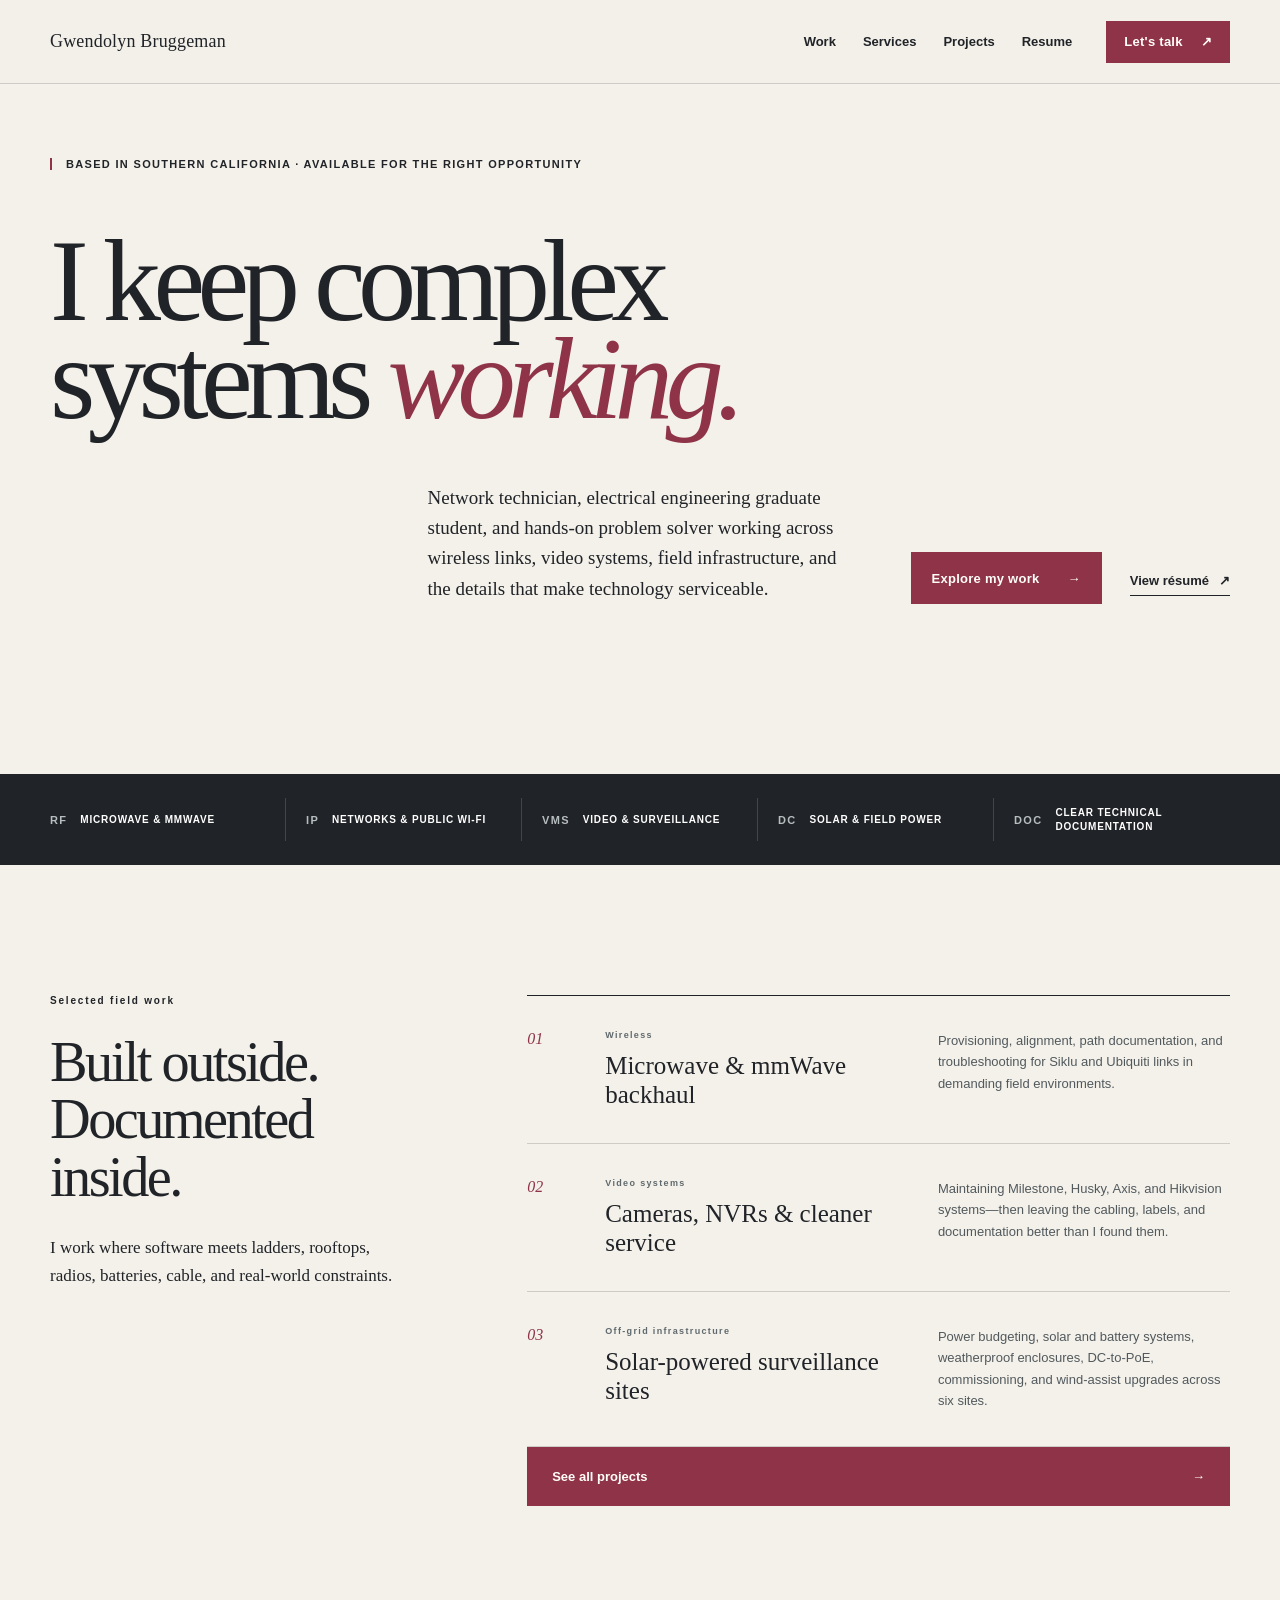
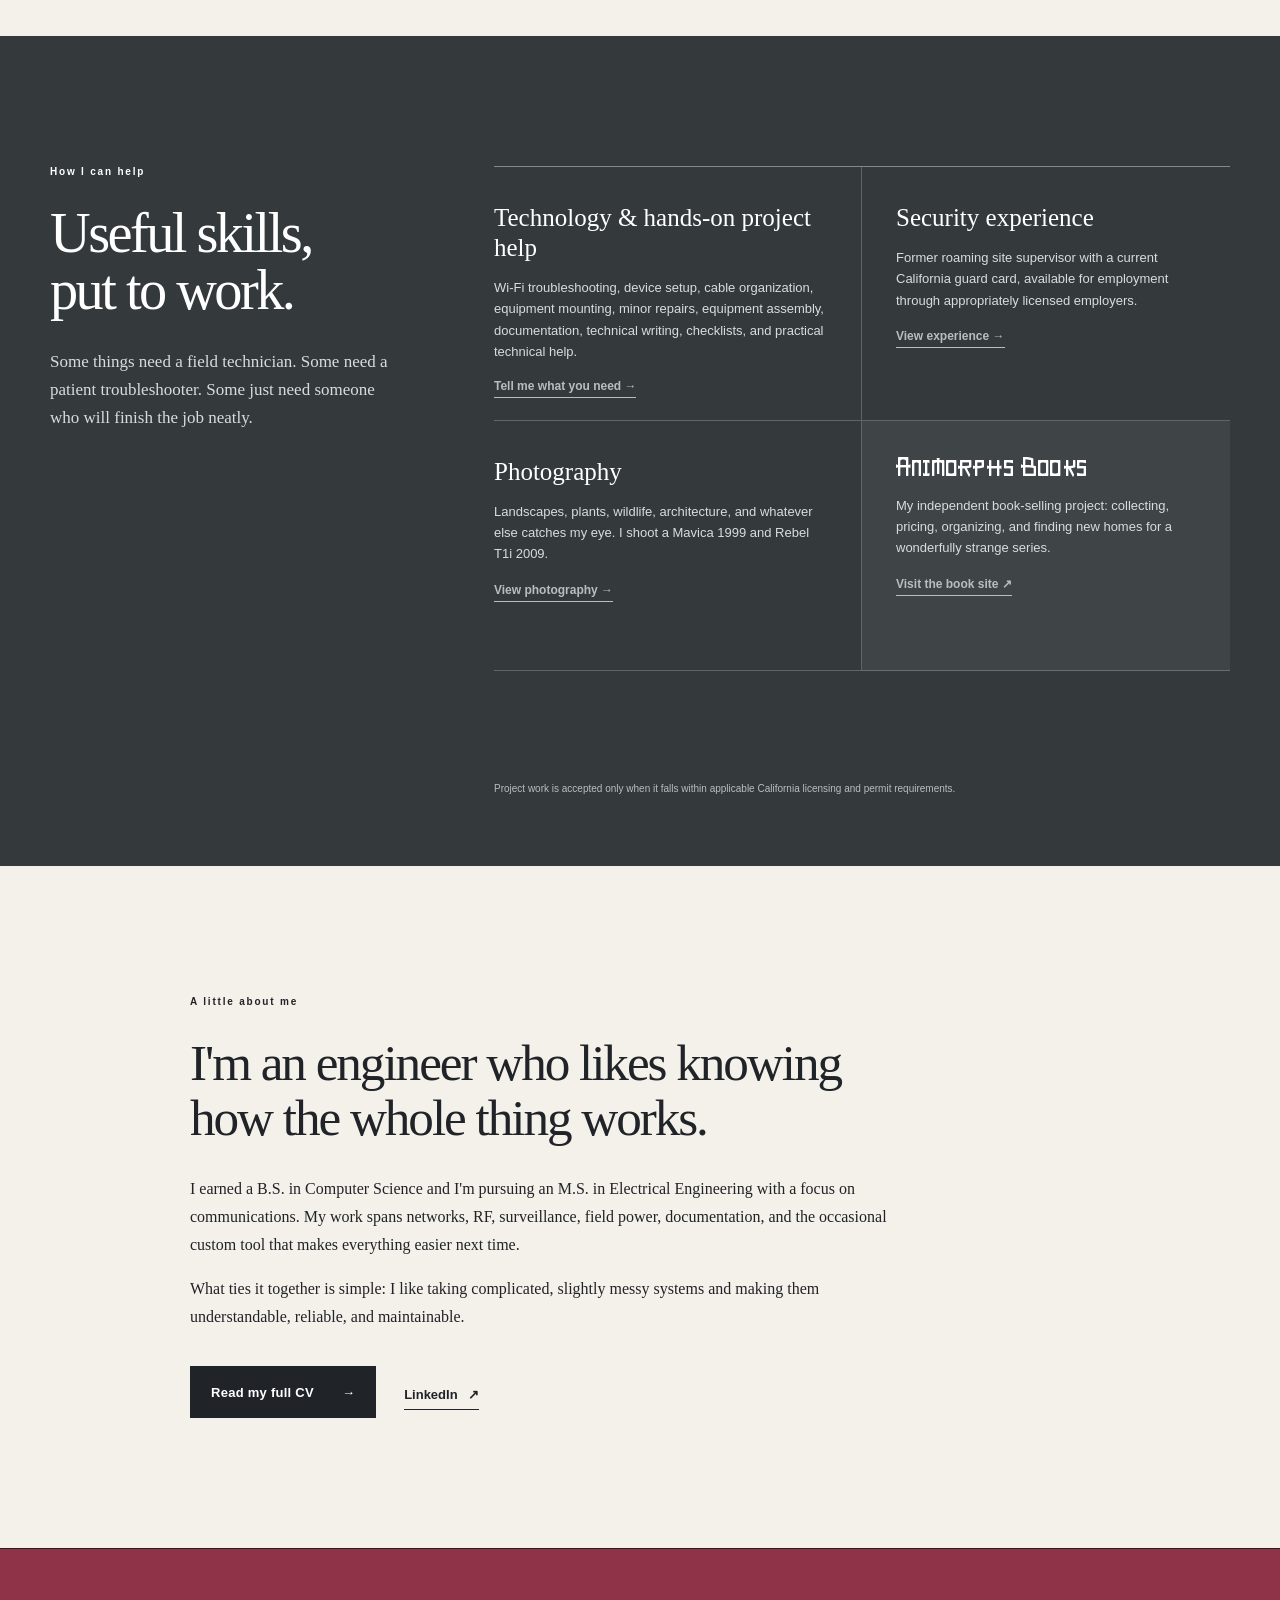
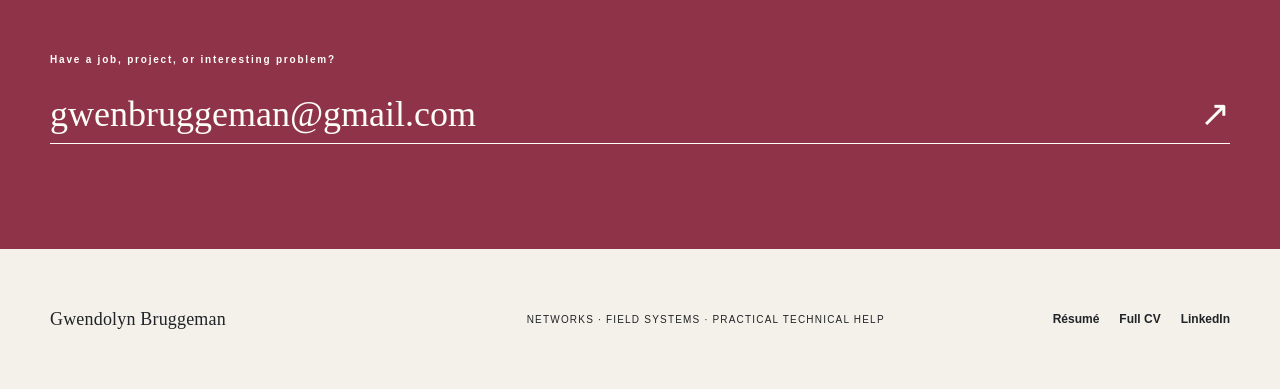
<file: index.html>
<!doctype html>
<html lang="en">
  <head>
    <meta charset="utf-8">
    <meta name="viewport" content="width=device-width, initial-scale=1">

    <title>Gwendolyn Bruggeman | Networks &amp; Field Systems</title>
    <meta
      name="description"
      content="Network technician and electrical engineering graduate student working across wireless links, video systems, field infrastructure, and practical technical projects."
    >

    <link rel="canonical" href="https://gwenbruggeman.com/">
    <link rel="icon" href="assets/favicon.svg">
    <link rel="stylesheet" href="assets/style.css">

    <!-- Social sharing metadata -->
    <meta property="og:type" content="website">
    <meta property="og:title" content="Gwendolyn Bruggeman">
    <meta
      property="og:description"
      content="Networks · Field Systems · Practical Technical Help"
    >
    <meta property="og:url" content="https://gwenbruggeman.com/">
    <meta
      property="og:image"
      content="https://gwenbruggeman.com/assets/og.png"
    >

    <meta name="twitter:card" content="summary_large_image">
    <meta name="twitter:title" content="Gwendolyn Bruggeman">
    <meta
      name="twitter:description"
      content="Networks · Field Systems · Practical Technical Help"
    >
    <meta
      name="twitter:image"
      content="https://gwenbruggeman.com/assets/og.png"
    >

    <!-- Structured information for search engines -->
    <script type="application/ld+json">
      {
        "@context": "https://schema.org",
        "@type": "Person",
        "name": "Gwendolyn Bruggeman",
        "url": "https://gwenbruggeman.com",
        "jobTitle": "Network Technician",
        "sameAs": [
          "https://www.linkedin.com/in/gwenbruggeman/"
        ],
        "alumniOf": [
          {
            "@type": "CollegeOrUniversity",
            "name": "Whitworth University"
          }
        ]
      }
    </script>
  </head>

  <body>
    <header class="site-header">
      <a
        class="wordmark"
        href="./"
        aria-label="Gwendolyn Bruggeman home"
      >
        <strong>Gwendolyn Bruggeman</strong>
      </a>

      <nav aria-label="Main navigation">
        <a href="#work">Work</a>
        <a href="#services">Services</a>
        <a href="portfolio/">Projects</a>
        <a href="resume/">Resume</a>
      </nav>

      <a
        class="button button-small"
        href="mailto:gwenbruggeman@gmail.com"
      >
        Let&apos;s talk <span>↗</span>
      </a>
    </header>

    <main>
      <!-- Introduction -->
      <section class="hero shell">
        <div class="hero-kicker">
          Based in Southern California · Available for the right opportunity
        </div>

        <h1>
          I keep complex<br>
          systems <em>working.</em>
        </h1>

        <div class="hero-bottom">
          <p>
            Network technician, electrical engineering graduate student, and
            hands-on problem solver working across wireless links, video
            systems, field infrastructure, and the details that make technology
            serviceable.
          </p>

          <div class="hero-actions">
            <a class="button" href="portfolio/">
              Explore my work <span>→</span>
            </a>

            <a class="text-link" href="resume/">
              View résumé <span>↗</span>
            </a>
          </div>
        </div>
      </section>

      <!-- Areas of expertise -->
      <section class="proof-strip" aria-label="Areas of expertise">
        <div><b>RF</b><span>Microwave &amp; mmWave</span></div>
        <div><b>IP</b><span>Networks &amp; public Wi-Fi</span></div>
        <div><b>VMS</b><span>Video &amp; surveillance</span></div>
        <div><b>DC</b><span>Solar &amp; field power</span></div>
        <div><b>DOC</b><span>Clear technical documentation</span></div>
      </section>

      <!-- Selected work -->
      <section class="section shell" id="work">
        <div class="section-intro">
          <p class="eyebrow">Selected field work</p>
          <h2>Built outside.<br>Documented inside.</h2>
          <p class="lede">
            I work where software meets ladders, rooftops, radios, batteries,
            cable, and real-world constraints.
          </p>
        </div>

        <div class="project-list">
          <article class="project-row">
            <div class="project-number">01</div>
            <div>
              <p class="project-tag">Wireless</p>
              <h3>Microwave &amp; mmWave backhaul</h3>
            </div>
            <p>
              Provisioning, alignment, path documentation, and troubleshooting
              for Siklu and Ubiquiti links in demanding field environments.
            </p>
          </article>

          <article class="project-row">
            <div class="project-number">02</div>
            <div>
              <p class="project-tag">Video systems</p>
              <h3>Cameras, NVRs &amp; cleaner service</h3>
            </div>
            <p>
              Maintaining Milestone, Husky, Axis, and Hikvision systems—then
              leaving the cabling, labels, and documentation better than I
              found them.
            </p>
          </article>

          <article class="project-row">
            <div class="project-number">03</div>
            <div>
              <p class="project-tag">Off-grid infrastructure</p>
              <h3>Solar-powered surveillance sites</h3>
            </div>
            <p>
              Power budgeting, solar and battery systems, weatherproof
              enclosures, DC-to-PoE, commissioning, and wind-assist upgrades
              across six sites.
            </p>
          </article>

          <a class="all-projects" href="portfolio/">
            See all projects <span>→</span>
          </a>
        </div>
      </section>

      <!-- Services -->
      <section class="services-section" id="services">
        <div class="shell">
          <div class="section-intro light">
            <p class="eyebrow">How I can help</p>
            <h2>Useful skills,<br>put to work.</h2>
            <p class="lede">
              Some things need a field technician. Some need a patient
              troubleshooter. Some just need someone who will finish the job
              neatly.
            </p>
          </div>

          <div class="service-grid">
            <article>
              <h3>Technology &amp; hands-on project help</h3>
              <p>
                Wi-Fi troubleshooting, device setup, cable organization, equipment
                mounting, minor repairs, equipment assembly, documentation, technical
                writing, checklists, and practical technical help.
              </p>
              <a href="mailto:gwenbruggeman@gmail.com?subject=Project%20inquiry">
                Tell me what you need →
              </a>
            </article>

            <article>
              <h3>Security experience</h3>
              <p>
                Former roaming site supervisor with a current California guard
                card, available for employment through appropriately licensed
                employers.
              </p>
              <a href="cv/">View experience →</a>
            </article>

            <article class="photography-card">
              <h3>Photography</h3>
              <p>
                Landscapes, plants, wildlife, architecture, and whatever else catches
                my eye. I shoot a Mavica 1999 and Rebel T1i 2009.
              </p>
              <a href="photography/">View photography →</a>
            </article>

            <article class="books-card">
              <h3>Animorphs Books</h3>
              <p>
                My independent book-selling project: collecting, pricing,
                organizing, and finding new homes for a wonderfully strange
                series.
              </p>
              <a href="https://animorphsbooks.com">Visit the book site ↗</a>
            </article>
          </div>

          <p class="scope-note">
            Project work is accepted only when it falls within applicable
            California licensing and permit requirements.
          </p>
        </div>
      </section>

      <!-- About -->
      <section class="about-section shell">
        <div class="about-copy">
          <p class="eyebrow">A little about me</p>
          <h2>
            I&apos;m an engineer who likes knowing how the whole thing works.
          </h2>
          <p>
            I earned a B.S. in Computer Science and I&apos;m pursuing an M.S. in
            Electrical Engineering with a focus on communications. My work
            spans networks, RF, surveillance, field power, documentation, and
            the occasional custom tool that makes everything easier next time.
          </p>
          <p>
            What ties it together is simple: I like taking complicated,
            slightly messy systems and making them understandable, reliable,
            and maintainable.
          </p>

          <div class="about-links">
            <a class="button dark" href="cv/">
              Read my full CV <span>→</span>
            </a>
            <a
              class="text-link"
              href="https://www.linkedin.com/in/gwenbruggeman/"
            >
              LinkedIn <span>↗</span>
            </a>
          </div>
        </div>
      </section>

      <!-- Contact -->
      <section class="contact-section">
        <div class="shell contact-inner">
          <p class="eyebrow">Have a job, project, or interesting problem?</p>
          <a
            class="contact-email"
            href="mailto:gwenbruggeman@gmail.com"
          >
            gwenbruggeman@gmail.com <span>↗</span>
          </a>
        </div>
      </section>
    </main>

    <footer class="site-footer shell">
      <div class="wordmark">
        <strong>Gwendolyn Bruggeman</strong>
      </div>

      <p>Networks · Field Systems · Practical Technical Help</p>

      <div>
        <a href="resume/">Résumé</a>
        <a href="cv/">Full CV</a>
        <a href="https://www.linkedin.com/in/gwenbruggeman/">LinkedIn</a>
      </div>
    </footer>
  </body>
</html>
</file>
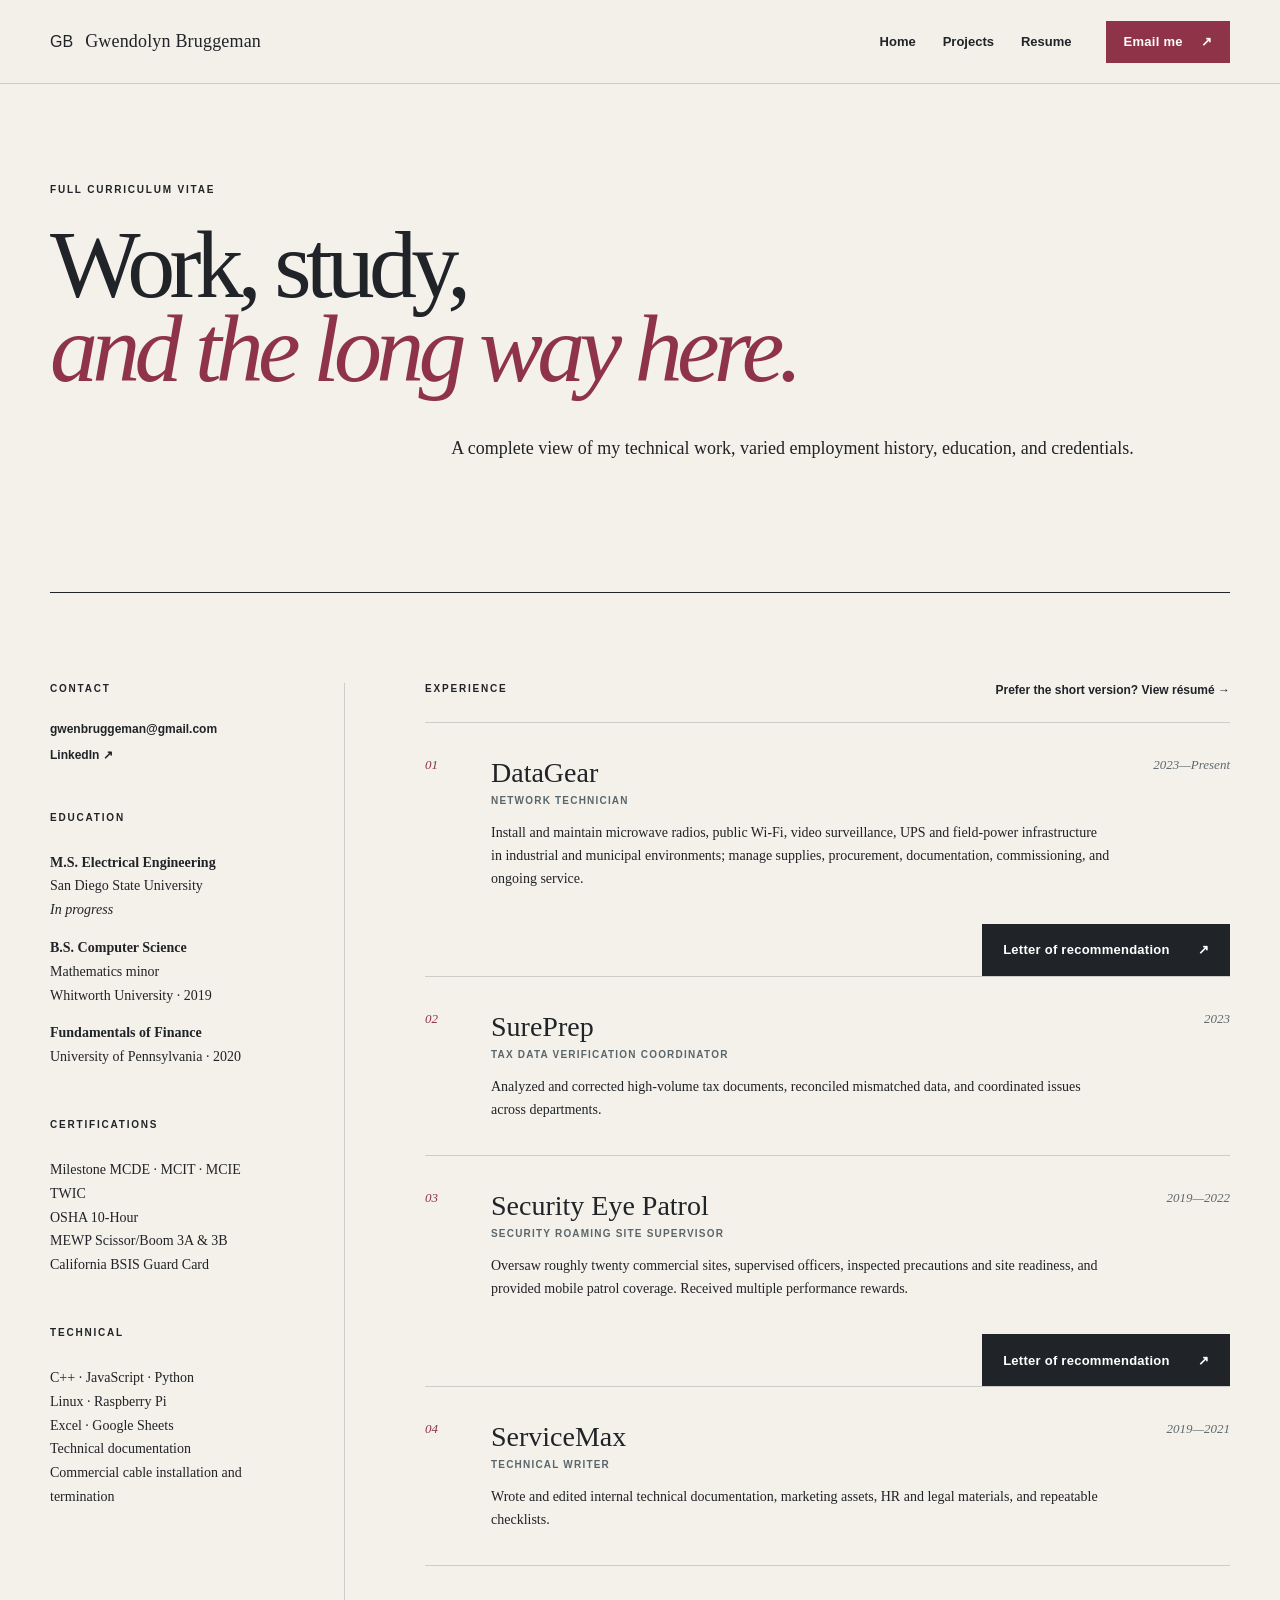
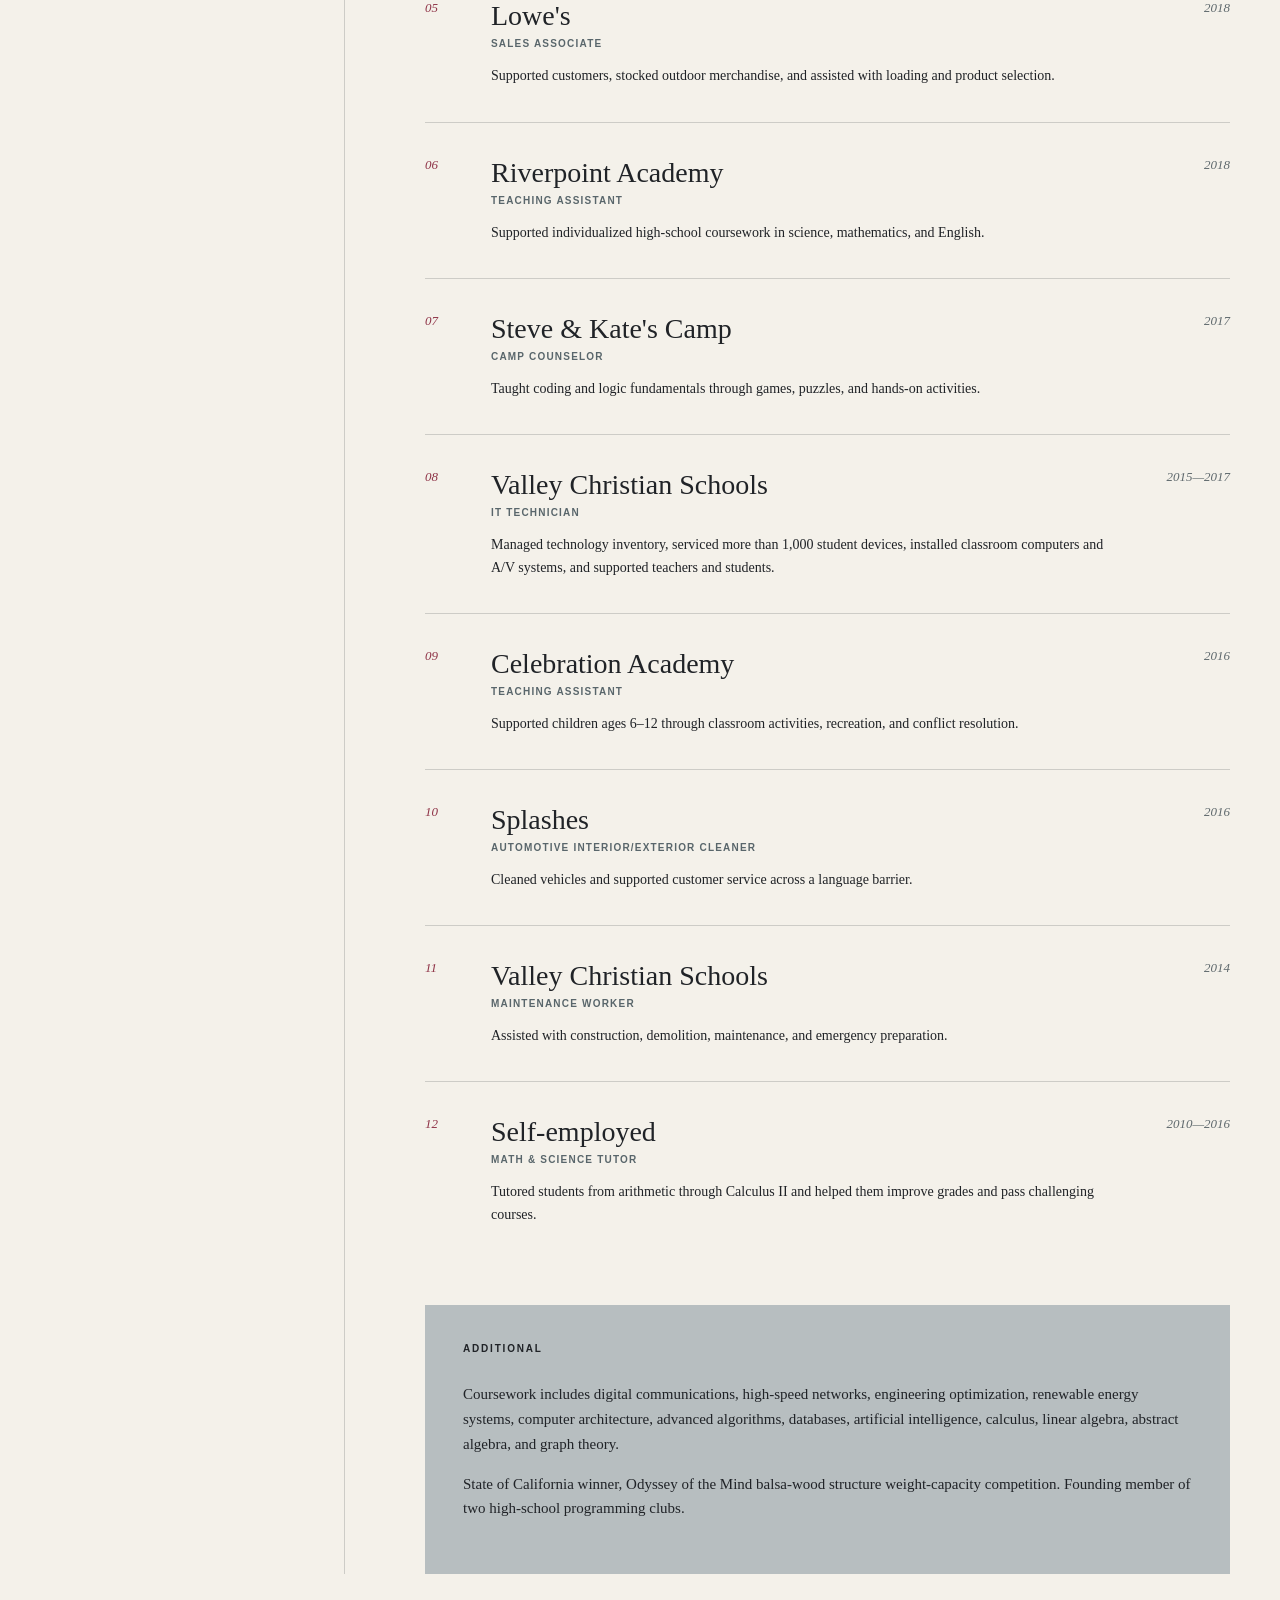
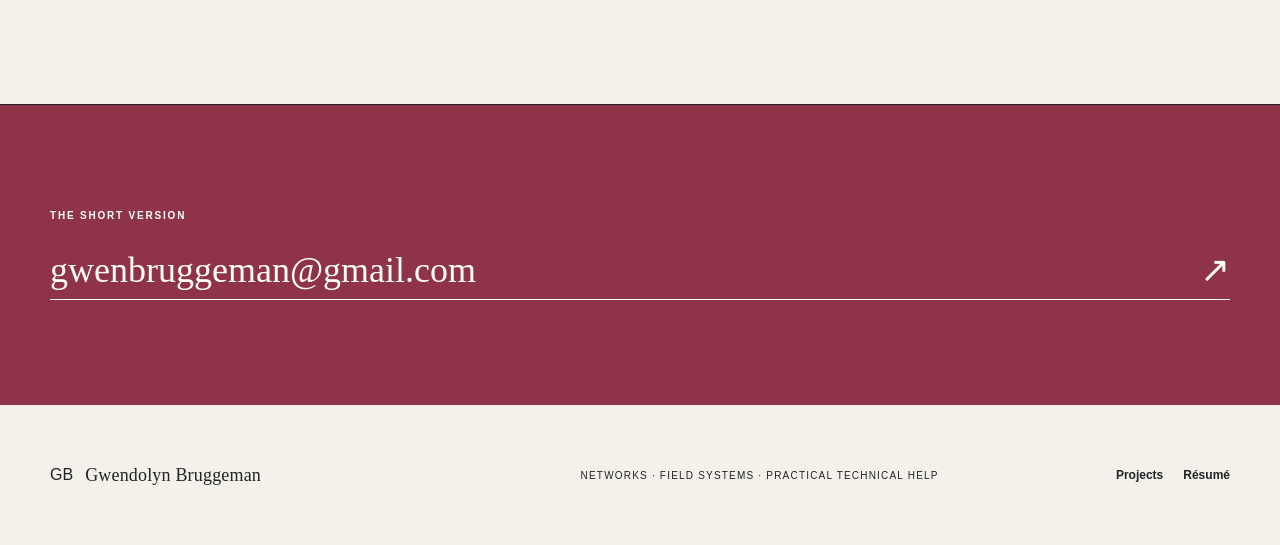
<file: cv/index.html>
<!doctype html><html lang="en"><head><meta charset="utf-8"><meta name="viewport" content="width=device-width, initial-scale=1"><title>Full CV | Gwendolyn Bruggeman</title><meta name="description" content="Complete work history, education, credentials, and technical background of Gwendolyn Bruggeman."><link rel="canonical" href="https://gwenbruggeman.com/cv/"><link rel="icon" href="../assets/favicon.svg"><link rel="stylesheet" href="../assets/style.css"><meta property="og:title" content="Full CV | Gwendolyn Bruggeman"><meta property="og:image" content="https://gwenbruggeman.com/assets/og.png"></head><body><main>
<header class="site-header"><a class="wordmark" href="../"><span>GB</span><strong>Gwendolyn Bruggeman</strong></a><nav><a href="../">Home</a><a href="../portfolio/">Projects</a><a href="../resume/">Resume</a></nav><a class="button button-small" href="mailto:gwenbruggeman@gmail.com">Email me <span>↗</span></a></header>
<section class="page-hero compact shell"><p class="eyebrow">FULL CURRICULUM VITAE</p><h1>Work, study,<br><em>and the long way here.</em></h1><p>A complete view of my technical work, varied employment history, education, and credentials.</p></section>
<section class="cv-layout shell"><aside><div><p class="eyebrow">CONTACT</p><a href="mailto:gwenbruggeman@gmail.com">gwenbruggeman@gmail.com</a><a href="https://www.linkedin.com/in/gwenbruggeman/">LinkedIn ↗</a></div><div><p class="eyebrow">EDUCATION</p><p><b>M.S. Electrical Engineering</b><br>San Diego State University<br><i>In progress</i></p><p><b>B.S. Computer Science</b><br>Mathematics minor<br>Whitworth University · 2019</p><p><b>Fundamentals of Finance</b><br>University of Pennsylvania · 2020</p></div><div><p class="eyebrow">CERTIFICATIONS</p><p>Milestone MCDE · MCIT · MCIE<br>TWIC<br>OSHA 10-Hour<br>MEWP Scissor/Boom 3A &amp; 3B<br>California BSIS Guard Card</p></div><div><p class="eyebrow">TECHNICAL</p><p>C++ · JavaScript · Python<br>Linux · Raspberry Pi<br>Excel · Google Sheets<br>Technical documentation<br>Commercial cable installation and termination</p></div></aside>
<div class="cv-main"><div class="cv-heading"><p class="eyebrow">EXPERIENCE</p><a href="../resume/">Prefer the short version? View résumé →</a></div>
<article class="cv-item"><span>01</span><div><h2>DataGear</h2><h3>Network Technician</h3><p>Install and maintain microwave radios, public Wi-Fi, video surveillance, UPS and field-power infrastructure in industrial and municipal environments; manage supplies, procurement, documentation, commissioning, and ongoing service.</p></div><time>2023—Present</time></article>

          <div class="resume-actions">
            <a class="button dark" href="https://drive.google.com/file/d/1MuWiSvl_ePRjdI3Zf-L9p-N91I-PgohU/view?usp=sharing">
              Letter of recommendation <span>↗</span>
            </a>
          </div>
  
<article class="cv-item"><span>02</span><div><h2>SurePrep</h2><h3>Tax Data Verification Coordinator</h3><p>Analyzed and corrected high-volume tax documents, reconciled mismatched data, and coordinated issues across departments.</p></div><time>2023</time></article>
<article class="cv-item"><span>03</span><div><h2>Security Eye Patrol</h2><h3>Security Roaming Site Supervisor</h3><p>Oversaw roughly twenty commercial sites, supervised officers, inspected precautions and site readiness, and provided mobile patrol coverage. Received multiple performance rewards.</p></div><time>2019—2022</time></article>

          <div class="resume-actions">
            <a class="button dark" href="https://photos.app.goo.gl/X1Ebb9VYkem2J1ar5">
              Letter of recommendation <span>↗</span>
            </a>
          </div>
          
<article class="cv-item"><span>04</span><div><h2>ServiceMax</h2><h3>Technical Writer</h3><p>Wrote and edited internal technical documentation, marketing assets, HR and legal materials, and repeatable checklists.</p></div><time>2019—2021</time></article>
<article class="cv-item"><span>05</span><div><h2>Lowe&apos;s</h2><h3>Sales Associate</h3><p>Supported customers, stocked outdoor merchandise, and assisted with loading and product selection.</p></div><time>2018</time></article>
<article class="cv-item"><span>06</span><div><h2>Riverpoint Academy</h2><h3>Teaching Assistant</h3><p>Supported individualized high-school coursework in science, mathematics, and English.</p></div><time>2018</time></article>
<article class="cv-item"><span>07</span><div><h2>Steve &amp; Kate&apos;s Camp</h2><h3>Camp Counselor</h3><p>Taught coding and logic fundamentals through games, puzzles, and hands-on activities.</p></div><time>2017</time></article>
<article class="cv-item"><span>08</span><div><h2>Valley Christian Schools</h2><h3>IT Technician</h3><p>Managed technology inventory, serviced more than 1,000 student devices, installed classroom computers and A/V systems, and supported teachers and students.</p></div><time>2015—2017</time></article>
<article class="cv-item"><span>09</span><div><h2>Celebration Academy</h2><h3>Teaching Assistant</h3><p>Supported children ages 6–12 through classroom activities, recreation, and conflict resolution.</p></div><time>2016</time></article>
<article class="cv-item"><span>10</span><div><h2>Splashes</h2><h3>Automotive Interior/Exterior Cleaner</h3><p>Cleaned vehicles and supported customer service across a language barrier.</p></div><time>2016</time></article>
<article class="cv-item"><span>11</span><div><h2>Valley Christian Schools</h2><h3>Maintenance Worker</h3><p>Assisted with construction, demolition, maintenance, and emergency preparation.</p></div><time>2014</time></article>
<article class="cv-item"><span>12</span><div><h2>Self-employed</h2><h3>Math &amp; Science Tutor</h3><p>Tutored students from arithmetic through Calculus II and helped them improve grades and pass challenging courses.</p></div><time>2010—2016</time></article>
<section class="cv-extra"><p class="eyebrow">ADDITIONAL</p><p>Coursework includes digital communications, high-speed networks, engineering optimization, renewable energy systems, computer architecture, advanced algorithms, databases, artificial intelligence, calculus, linear algebra, abstract algebra, and graph theory.</p><p>State of California winner, Odyssey of the Mind balsa-wood structure weight-capacity competition. Founding member of two high-school programming clubs.</p></section></div></section>
<section class="contact-section"><div class="shell contact-inner"><p class="eyebrow">THE SHORT VERSION</p><a class="contact-email" href="mailto:gwenbruggeman@gmail.com">gwenbruggeman@gmail.com <span>↗</span></a></div></section><footer class="site-footer shell"><div class="wordmark"><span>GB</span><strong>Gwendolyn Bruggeman</strong></div><p>Networks · Field Systems · Practical Technical Help</p><div><a href="../portfolio/">Projects</a><a href="../resume/">Résumé</a></div></footer>
</main></body></html>
</file>
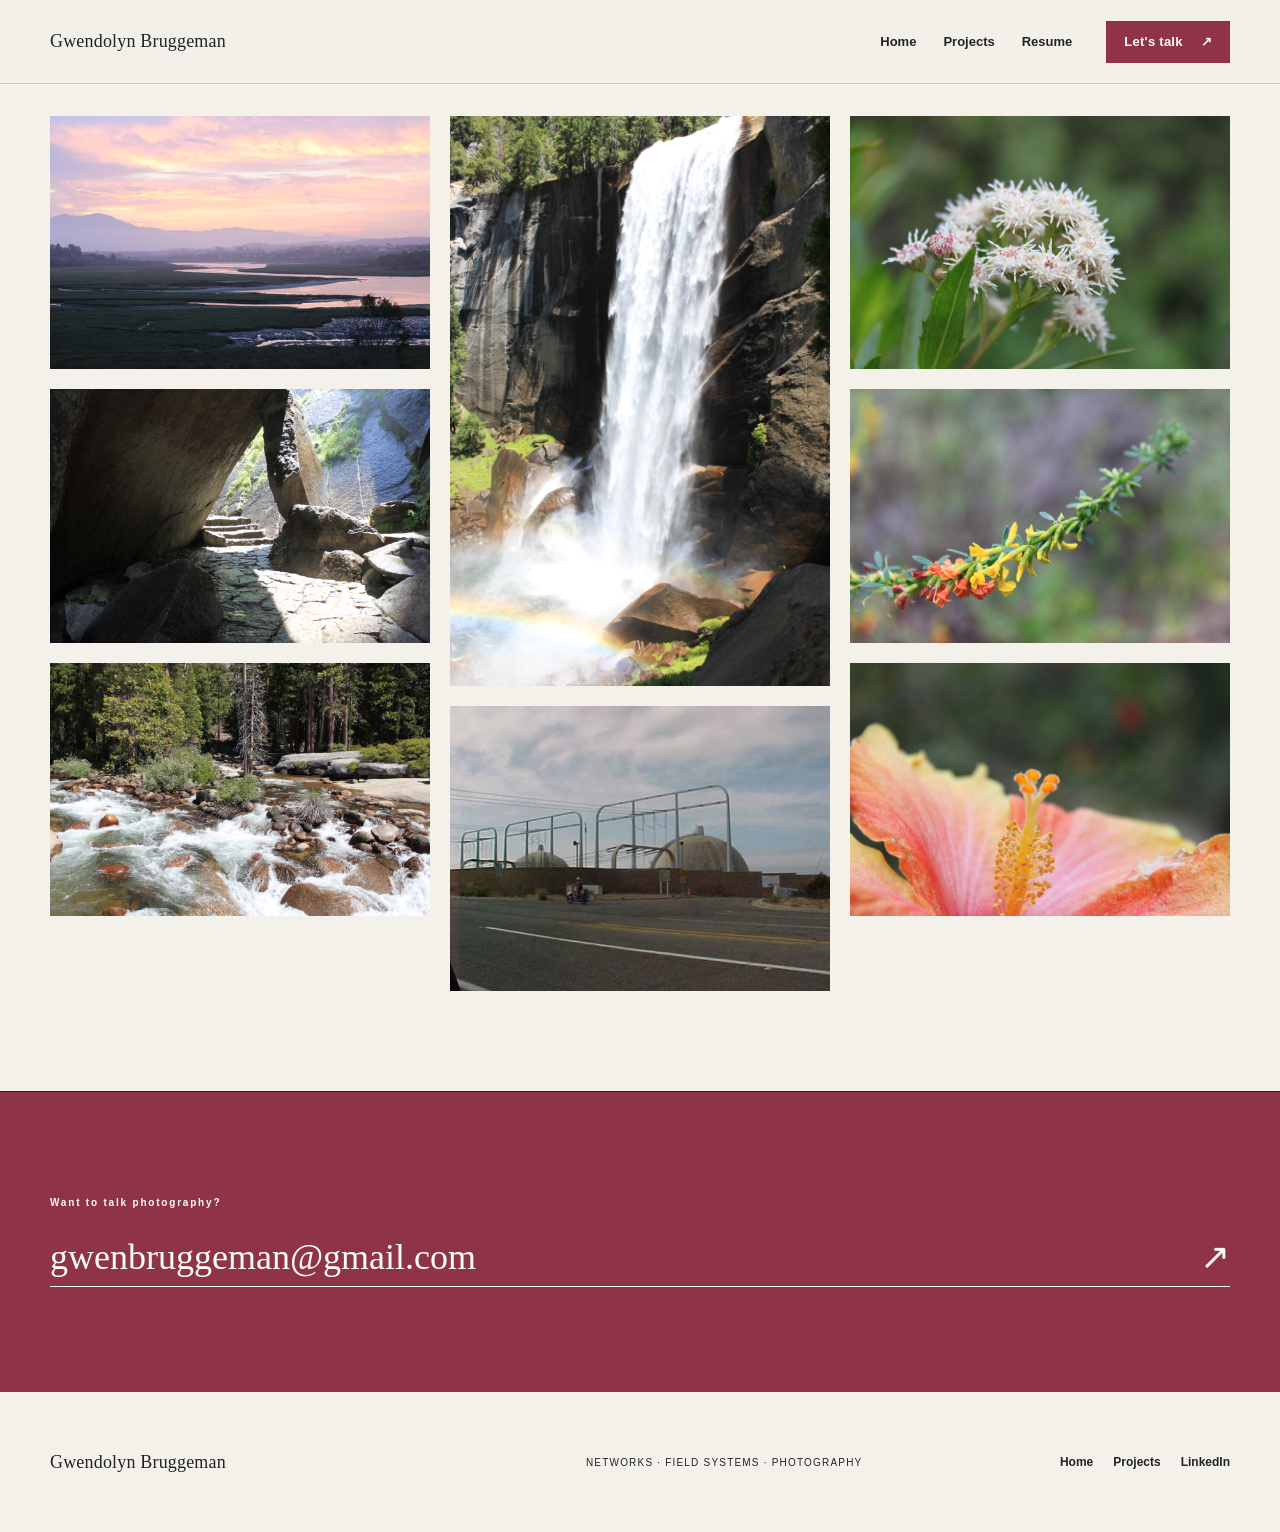
<file: photography/index.html>
<!doctype html>
<html lang="en">
  <head>
    <meta charset="utf-8">
    <meta name="viewport" content="width=device-width, initial-scale=1">

    <title>Photography | Gwendolyn Bruggeman</title>
    <meta
      name="description"
      content="Selected landscape, nature, wildlife, architecture, and experimental photography by Gwendolyn Bruggeman."
    >

    <link rel="canonical" href="https://gwenbruggeman.com/photography/">
    <link rel="icon" href="../assets/favicon.svg">
    <link rel="stylesheet" href="../assets/style.css">

    <meta property="og:type" content="website">
    <meta property="og:title" content="Photography | Gwendolyn Bruggeman">
    <meta
      property="og:description"
      content="Landscapes, plants, wildlife, architecture, and whatever else catches my eye."
    >
    <meta property="og:url" content="https://gwenbruggeman.com/photography/">
    <meta
      property="og:image"
      content="https://gwenbruggeman.com/assets/og.png"
    >
  </head>

  <body class="photography-page">
    <header class="site-header">
      <a
        class="wordmark"
        href="../"
        aria-label="Gwendolyn Bruggeman home"
      >
        <strong>Gwendolyn Bruggeman</strong>
      </a>

      <nav aria-label="Main navigation">
        <a href="../">Home</a>
        <a href="../portfolio/">Projects</a>
        <a href="../resume/">Resume</a>
      </nav>

      <a
        class="button button-small"
        href="mailto:gwenbruggeman@gmail.com"
      >
        Let&apos;s talk <span>↗</span>
      </a>
    </header>

    <main>
      <section class="photo-gallery shell" aria-label="Photography">
        <div class="photo-grid">
          <a href="../assets/photography/IMG_4602.JPG">
            <img
              src="../assets/photography/IMG_4602.JPG"
              alt="Sunrise on the Back Bay"
              >
          </a>
          
          <a href="../assets/photography/IMG_4455.JPG">
            <img
              src="../assets/photography/IMG_4455.JPG"
              alt="Sunbeams on the Mist Trail"
              loading="lazy"
              >
          </a>

          <a href="../assets/photography/IMG_4463.JPG">
            <img
              src="../assets/photography/IMG_4463.JPG"
              alt="Soft water on rocks"
              loading="lazy"
              >
          </a>

          <a href="../assets/photography/IMG_4457.JPG">
            <img
              src="../assets/photography/IMG_4457.JPG"
              alt="Vernal Falls"
              loading="lazy"
              >
          </a>

          <a href="../assets/photography/MVC-001S.JPG">
            <img
              src="../assets/photography/MVC-001S.JPG"
              alt="San Onofre Nuclear Plant"
              loading="lazy"
              >
          </a>

          <a href="../assets/photography/IMG_4033.JPG">
            <img
              src="../assets/photography/IMG_4033.JPG"
              alt="Flower"
              loading="lazy"
              >
          </a>

          <a href="../assets/photography/IMG_4023.JPG">
            <img
              src="../assets/photography/IMG_4023.JPG"
              alt="Flower"
              loading="lazy"
              >
          </a>

          <a href="../assets/photography/IMG_4064.JPG">
            <img
              src="../assets/photography/IMG_4064.JPG"
              alt="Flower"
              loading="lazy"
              >
          </a>
        </div>
      </section>
          
      <section class="contact-section">
        <div class="shell contact-inner">
          <p class="eyebrow">Want to talk photography?</p>
          <a
            class="contact-email"
            href="mailto:gwenbruggeman@gmail.com?subject=Photography"
          >
            gwenbruggeman@gmail.com <span>↗</span>
          </a>
        </div>
      </section>
    </main>

    <footer class="site-footer shell">
      <div class="wordmark">
        <strong>Gwendolyn Bruggeman</strong>
      </div>
      <p>Networks · Field Systems · Photography</p>
      <div>
        <a href="../">Home</a>
        <a href="../portfolio/">Projects</a>
        <a href="https://www.linkedin.com/in/gwenbruggeman/">LinkedIn</a>
      </div>
    </footer>
  </body>
</html>
</file>
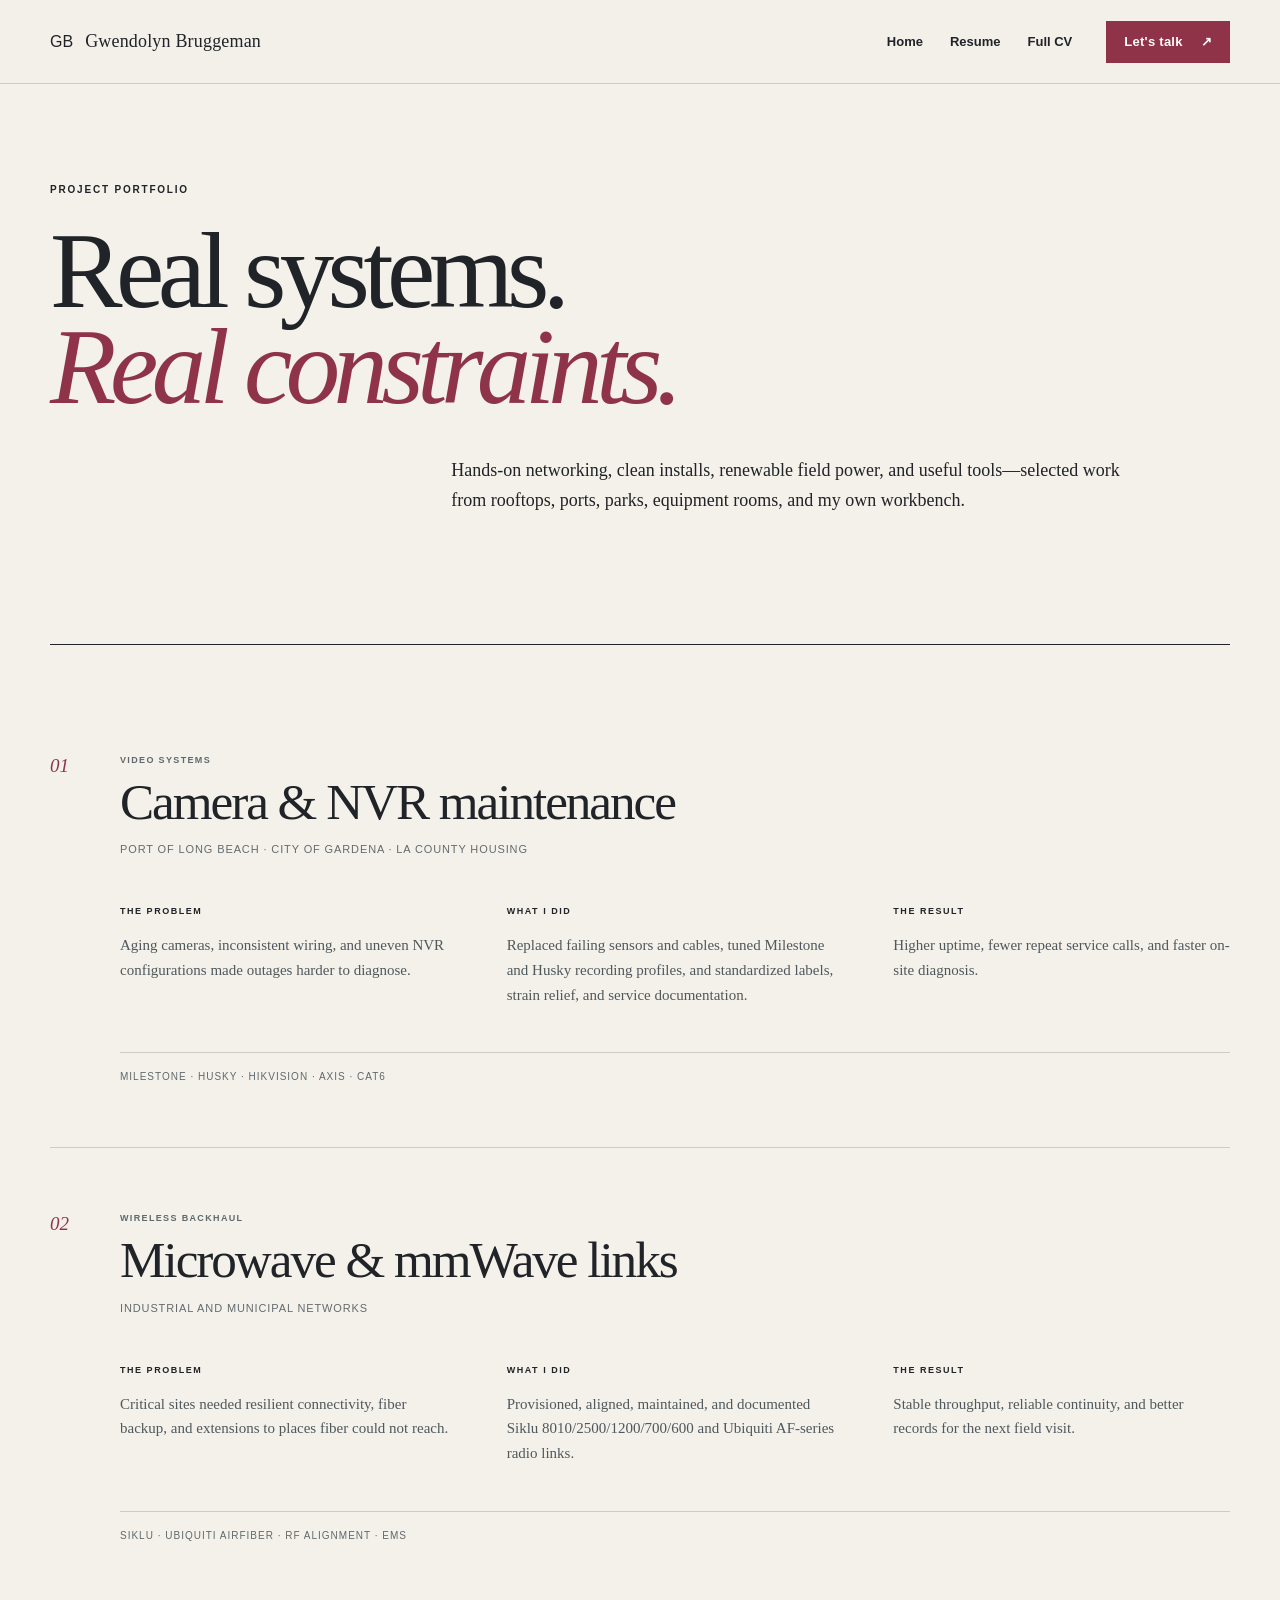
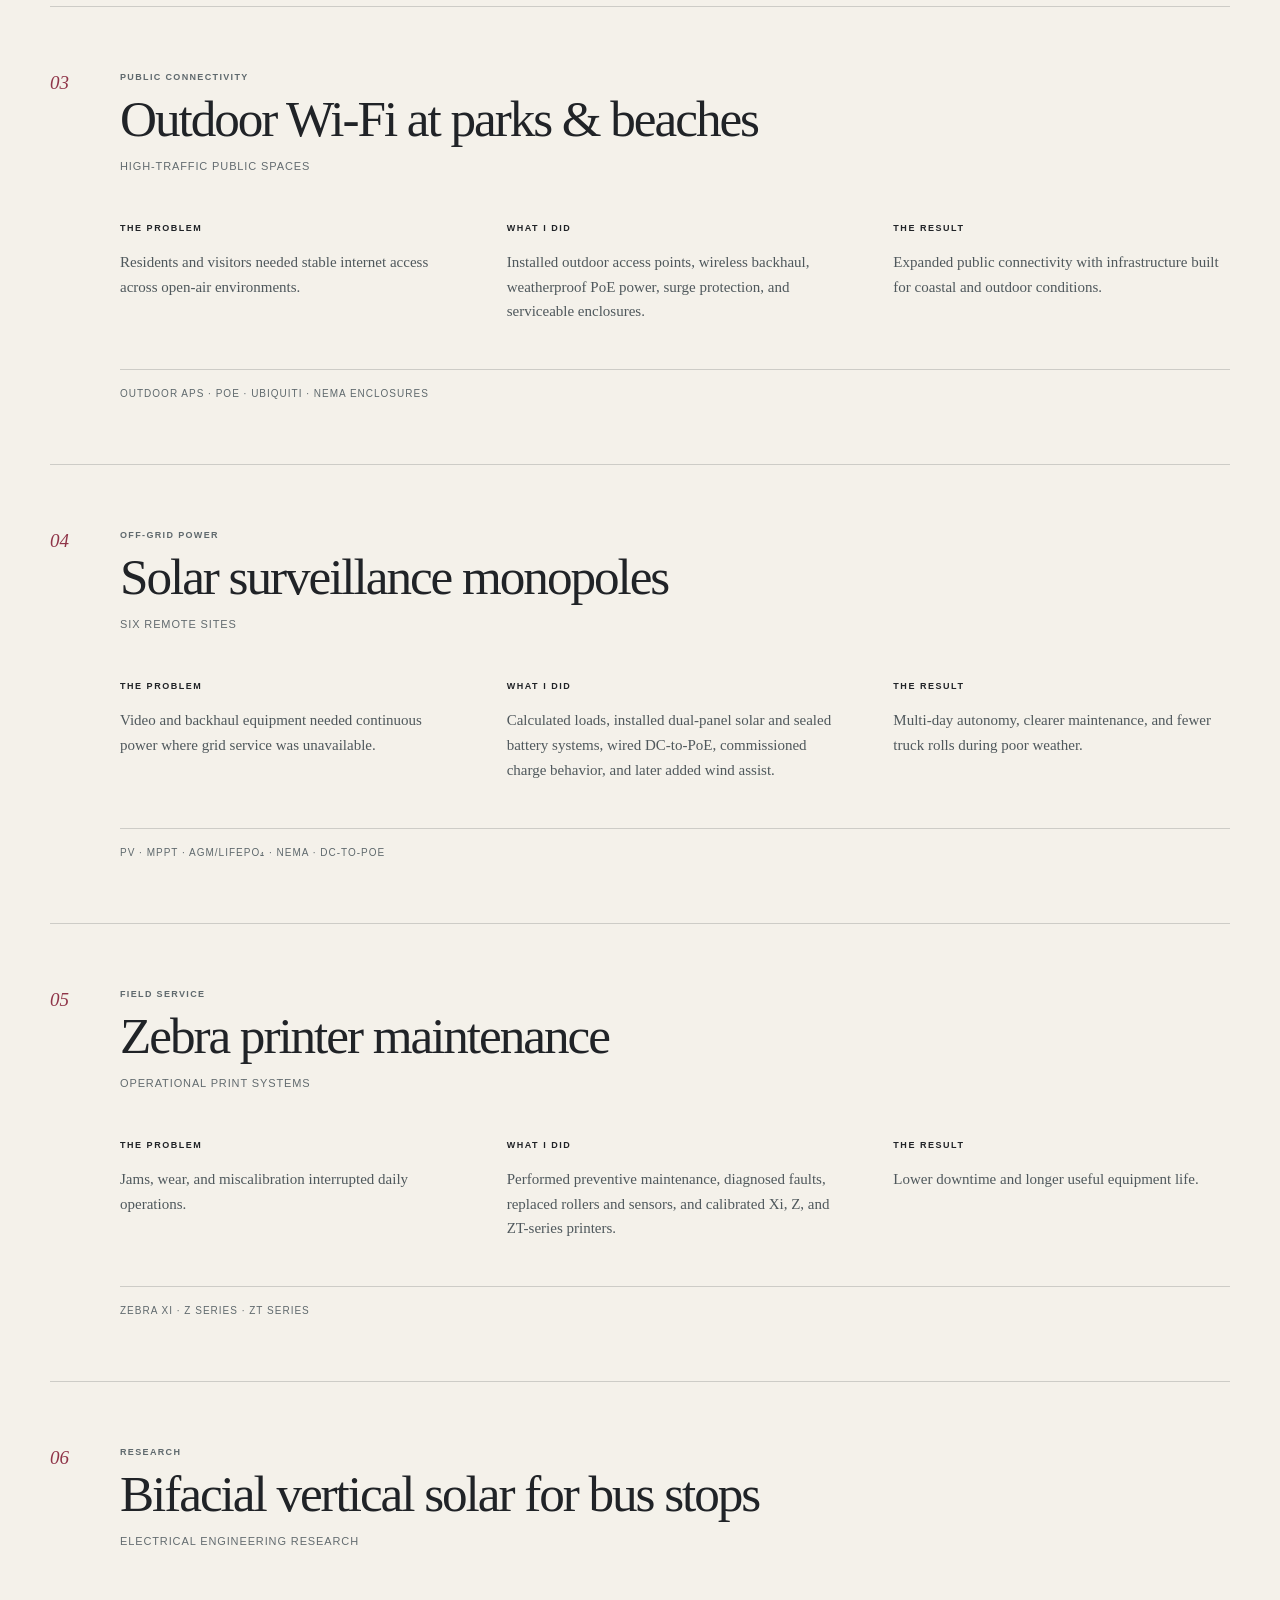
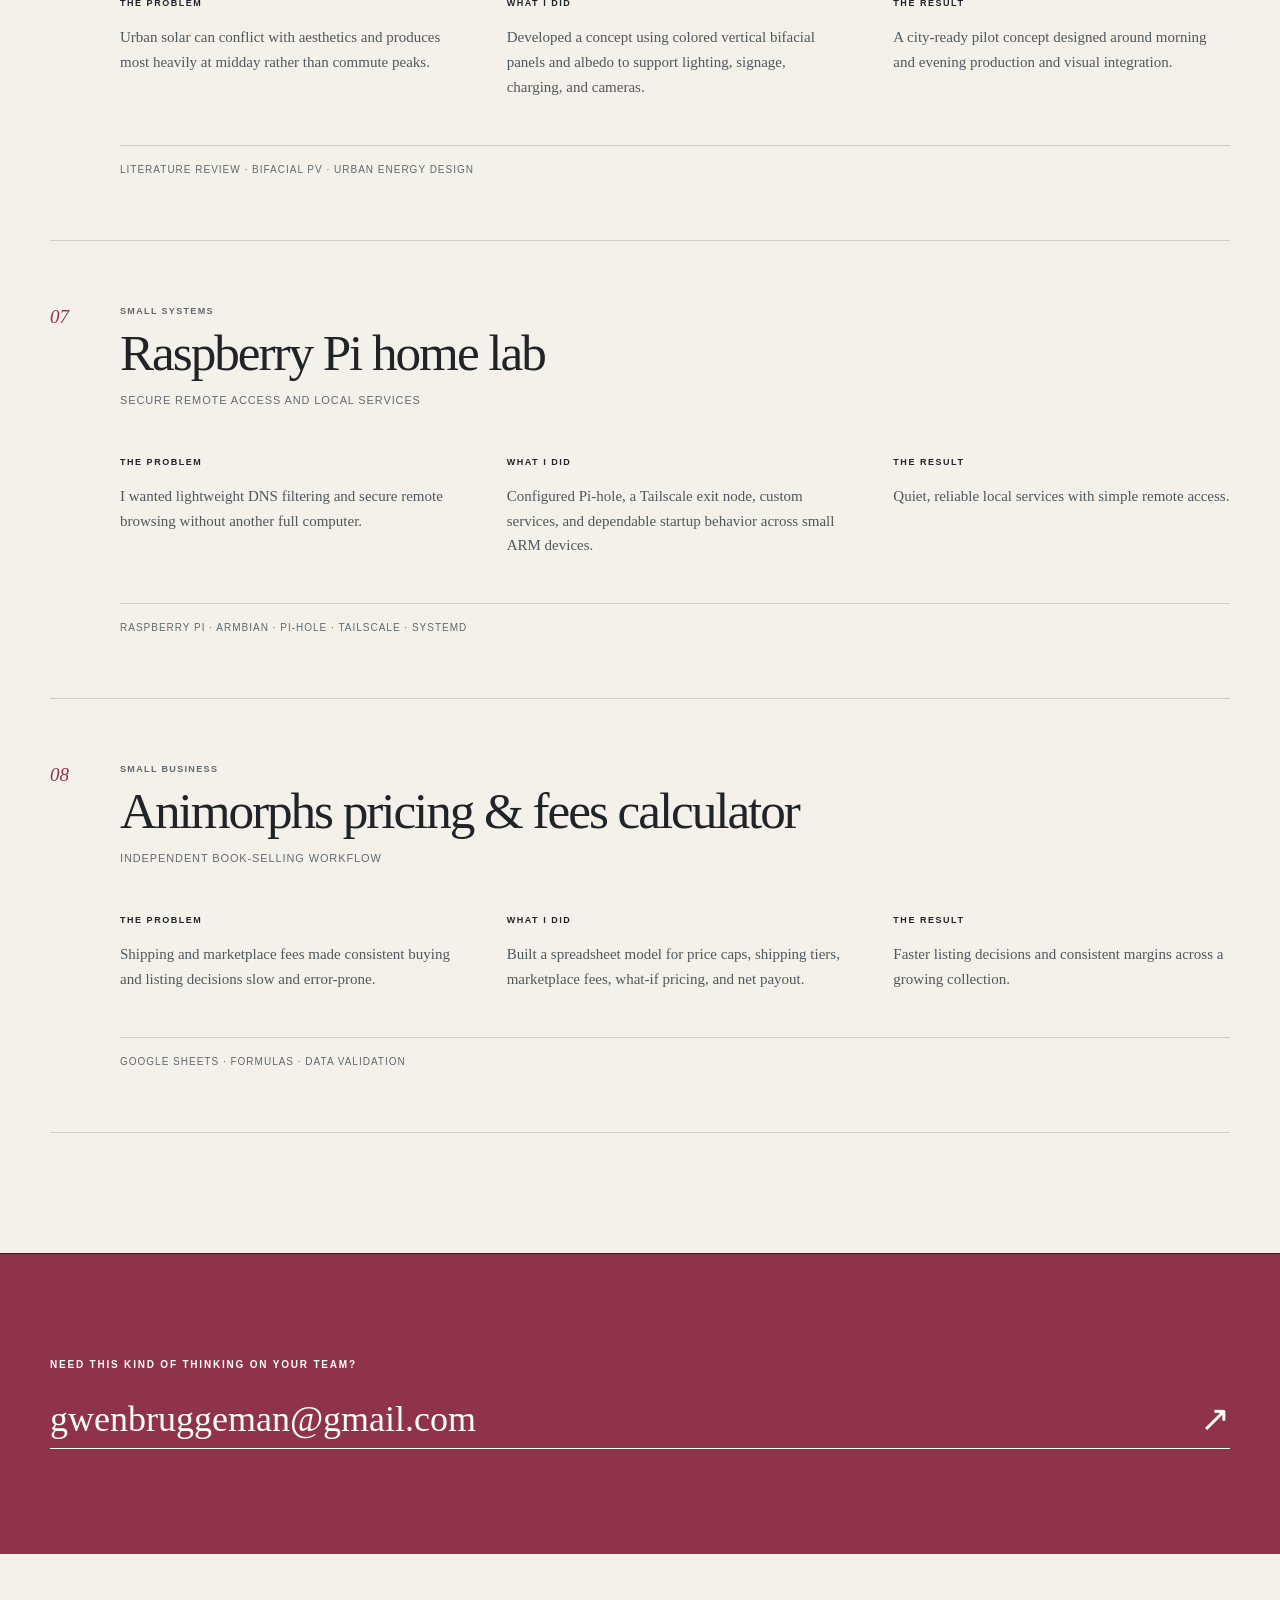
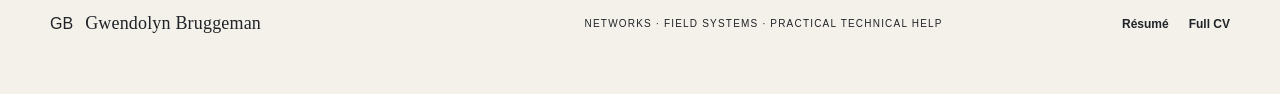
<file: portfolio/index.html>
<!doctype html><html lang="en"><head><meta charset="utf-8"><meta name="viewport" content="width=device-width, initial-scale=1"><title>Project Portfolio | Gwendolyn Bruggeman</title><meta name="description" content="Selected networking, wireless, surveillance, renewable power, and software projects by Gwendolyn Bruggeman."><link rel="canonical" href="https://gwenbruggeman.com/portfolio/"><link rel="icon" href="../assets/favicon.svg"><link rel="stylesheet" href="../assets/style.css"><meta property="og:title" content="Project Portfolio | Gwendolyn Bruggeman"><meta property="og:description" content="Real systems. Real constraints."><meta property="og:image" content="https://gwenbruggeman.com/assets/og.png"></head><body><main>
<header class="site-header"><a class="wordmark" href="../"><span>GB</span><strong>Gwendolyn Bruggeman</strong></a><nav><a href="../">Home</a><a href="../resume/">Resume</a><a href="../cv/">Full CV</a></nav><a class="button button-small" href="mailto:gwenbruggeman@gmail.com">Let&apos;s talk <span>↗</span></a></header>
<section class="page-hero shell"><p class="eyebrow">PROJECT PORTFOLIO</p><h1>Real systems.<br><em>Real constraints.</em></h1><p>Hands-on networking, clean installs, renewable field power, and useful tools—selected work from rooftops, ports, parks, equipment rooms, and my own workbench.</p></section>
<section class="portfolio-list shell">
<article class="case-study"><div class="case-head"><span>01</span><div><p class="project-tag">VIDEO SYSTEMS</p><h2>Camera &amp; NVR maintenance</h2><small>Port of Long Beach · City of Gardena · LA County Housing</small></div></div><div class="case-body"><div><b>THE PROBLEM</b><p>Aging cameras, inconsistent wiring, and uneven NVR configurations made outages harder to diagnose.</p></div><div><b>WHAT I DID</b><p>Replaced failing sensors and cables, tuned Milestone and Husky recording profiles, and standardized labels, strain relief, and service documentation.</p></div><div><b>THE RESULT</b><p>Higher uptime, fewer repeat service calls, and faster on-site diagnosis.</p></div></div><p class="case-stack">Milestone · Husky · Hikvision · Axis · CAT6</p></article>
<article class="case-study"><div class="case-head"><span>02</span><div><p class="project-tag">WIRELESS BACKHAUL</p><h2>Microwave &amp; mmWave links</h2><small>Industrial and municipal networks</small></div></div><div class="case-body"><div><b>THE PROBLEM</b><p>Critical sites needed resilient connectivity, fiber backup, and extensions to places fiber could not reach.</p></div><div><b>WHAT I DID</b><p>Provisioned, aligned, maintained, and documented Siklu 8010/2500/1200/700/600 and Ubiquiti AF-series radio links.</p></div><div><b>THE RESULT</b><p>Stable throughput, reliable continuity, and better records for the next field visit.</p></div></div><p class="case-stack">Siklu · Ubiquiti AirFiber · RF alignment · EMS</p></article>
<article class="case-study"><div class="case-head"><span>03</span><div><p class="project-tag">PUBLIC CONNECTIVITY</p><h2>Outdoor Wi-Fi at parks &amp; beaches</h2><small>High-traffic public spaces</small></div></div><div class="case-body"><div><b>THE PROBLEM</b><p>Residents and visitors needed stable internet access across open-air environments.</p></div><div><b>WHAT I DID</b><p>Installed outdoor access points, wireless backhaul, weatherproof PoE power, surge protection, and serviceable enclosures.</p></div><div><b>THE RESULT</b><p>Expanded public connectivity with infrastructure built for coastal and outdoor conditions.</p></div></div><p class="case-stack">Outdoor APs · PoE · Ubiquiti · NEMA enclosures</p></article>
<article class="case-study"><div class="case-head"><span>04</span><div><p class="project-tag">OFF-GRID POWER</p><h2>Solar surveillance monopoles</h2><small>Six remote sites</small></div></div><div class="case-body"><div><b>THE PROBLEM</b><p>Video and backhaul equipment needed continuous power where grid service was unavailable.</p></div><div><b>WHAT I DID</b><p>Calculated loads, installed dual-panel solar and sealed battery systems, wired DC-to-PoE, commissioned charge behavior, and later added wind assist.</p></div><div><b>THE RESULT</b><p>Multi-day autonomy, clearer maintenance, and fewer truck rolls during poor weather.</p></div></div><p class="case-stack">PV · MPPT · AGM/LiFePO₄ · NEMA · DC-to-PoE</p></article>
<article class="case-study"><div class="case-head"><span>05</span><div><p class="project-tag">FIELD SERVICE</p><h2>Zebra printer maintenance</h2><small>Operational print systems</small></div></div><div class="case-body"><div><b>THE PROBLEM</b><p>Jams, wear, and miscalibration interrupted daily operations.</p></div><div><b>WHAT I DID</b><p>Performed preventive maintenance, diagnosed faults, replaced rollers and sensors, and calibrated Xi, Z, and ZT-series printers.</p></div><div><b>THE RESULT</b><p>Lower downtime and longer useful equipment life.</p></div></div><p class="case-stack">Zebra Xi · Z series · ZT series</p></article>
<article class="case-study"><div class="case-head"><span>06</span><div><p class="project-tag">RESEARCH</p><h2>Bifacial vertical solar for bus stops</h2><small>Electrical engineering research</small></div></div><div class="case-body"><div><b>THE PROBLEM</b><p>Urban solar can conflict with aesthetics and produces most heavily at midday rather than commute peaks.</p></div><div><b>WHAT I DID</b><p>Developed a concept using colored vertical bifacial panels and albedo to support lighting, signage, charging, and cameras.</p></div><div><b>THE RESULT</b><p>A city-ready pilot concept designed around morning and evening production and visual integration.</p></div></div><p class="case-stack">Literature review · Bifacial PV · Urban energy design</p></article>
<article class="case-study"><div class="case-head"><span>07</span><div><p class="project-tag">SMALL SYSTEMS</p><h2>Raspberry Pi home lab</h2><small>Secure remote access and local services</small></div></div><div class="case-body"><div><b>THE PROBLEM</b><p>I wanted lightweight DNS filtering and secure remote browsing without another full computer.</p></div><div><b>WHAT I DID</b><p>Configured Pi-hole, a Tailscale exit node, custom services, and dependable startup behavior across small ARM devices.</p></div><div><b>THE RESULT</b><p>Quiet, reliable local services with simple remote access.</p></div></div><p class="case-stack">Raspberry Pi · Armbian · Pi-hole · Tailscale · systemd</p></article>
<article class="case-study"><div class="case-head"><span>08</span><div><p class="project-tag">SMALL BUSINESS</p><h2>Animorphs pricing &amp; fees calculator</h2><small>Independent book-selling workflow</small></div></div><div class="case-body"><div><b>THE PROBLEM</b><p>Shipping and marketplace fees made consistent buying and listing decisions slow and error-prone.</p></div><div><b>WHAT I DID</b><p>Built a spreadsheet model for price caps, shipping tiers, marketplace fees, what-if pricing, and net payout.</p></div><div><b>THE RESULT</b><p>Faster listing decisions and consistent margins across a growing collection.</p></div></div><p class="case-stack">Google Sheets · Formulas · Data validation</p></article>
</section><section class="contact-section"><div class="shell contact-inner"><p class="eyebrow">NEED THIS KIND OF THINKING ON YOUR TEAM?</p><a class="contact-email" href="mailto:gwenbruggeman@gmail.com">gwenbruggeman@gmail.com <span>↗</span></a></div></section><footer class="site-footer shell"><div class="wordmark"><span>GB</span><strong>Gwendolyn Bruggeman</strong></div><p>Networks · Field Systems · Practical Technical Help</p><div><a href="../resume/">Résumé</a><a href="../cv/">Full CV</a></div></footer>
</main></body></html>
</file>
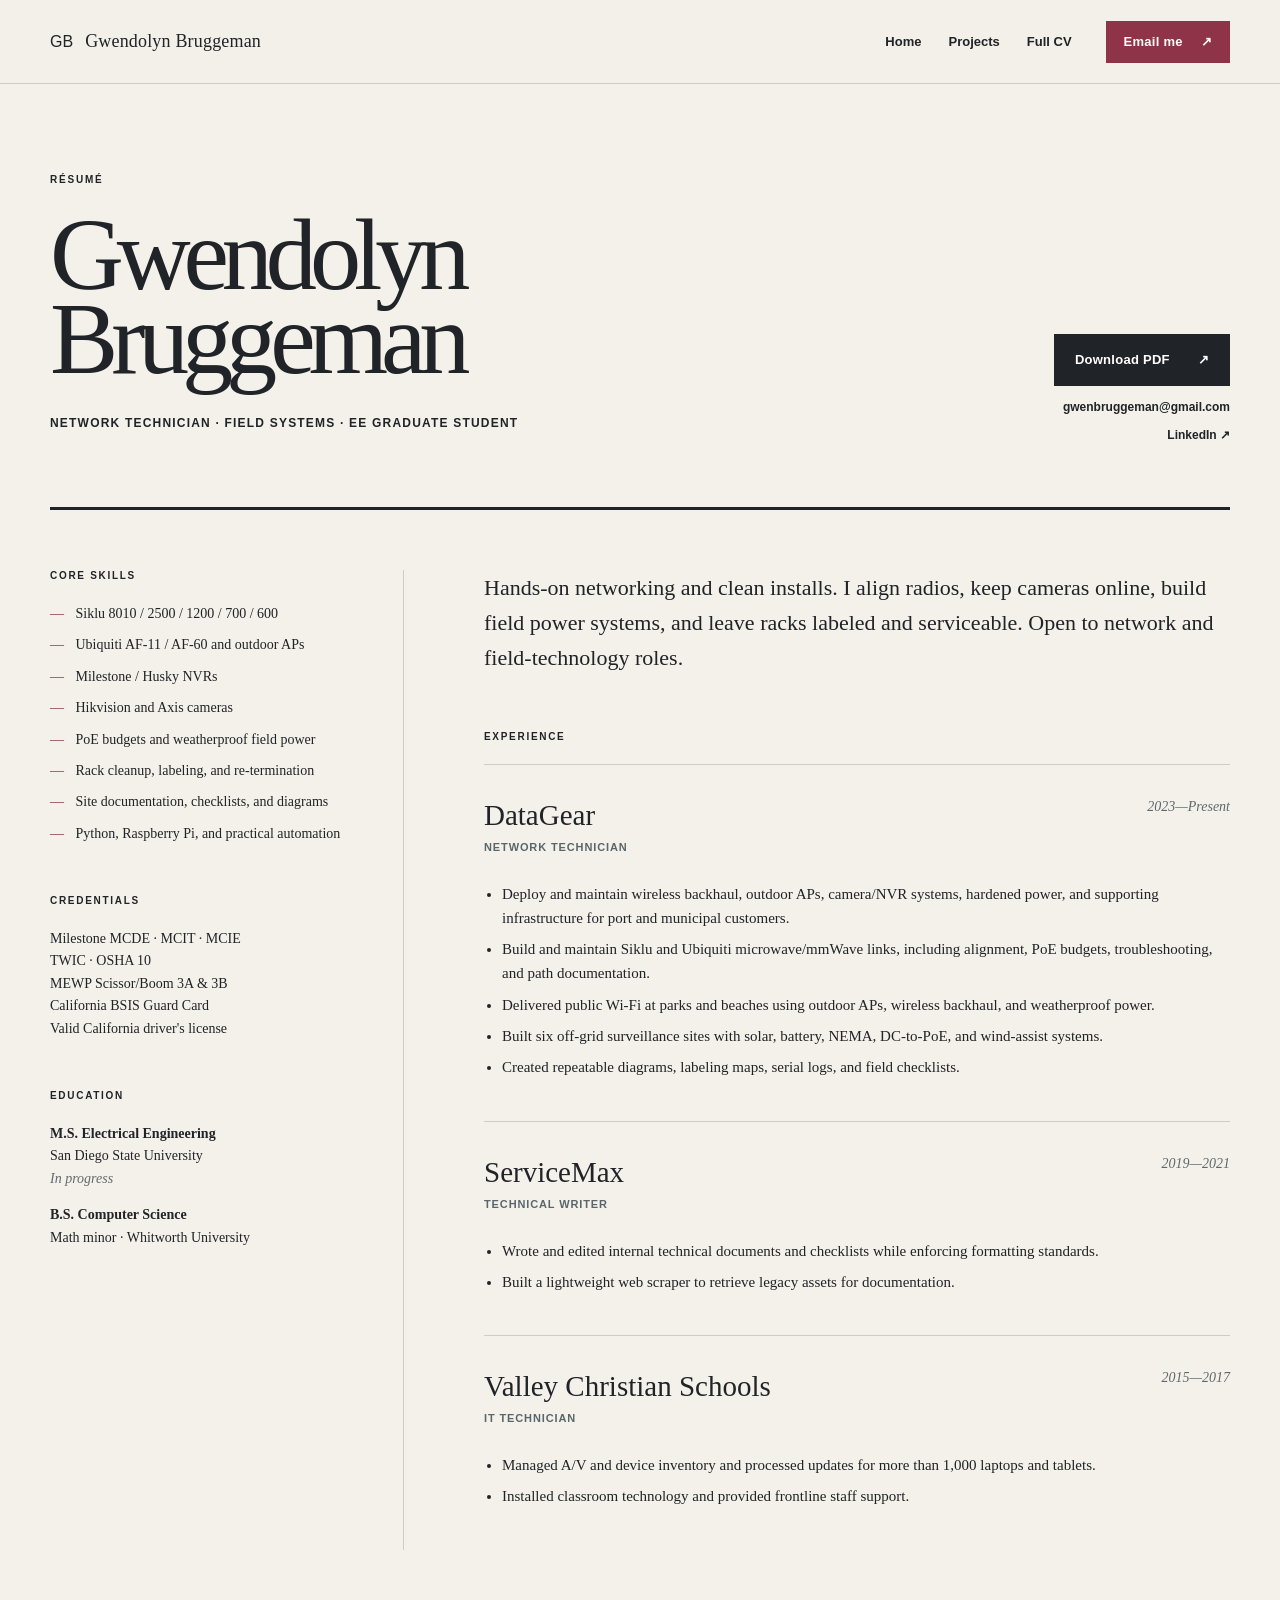
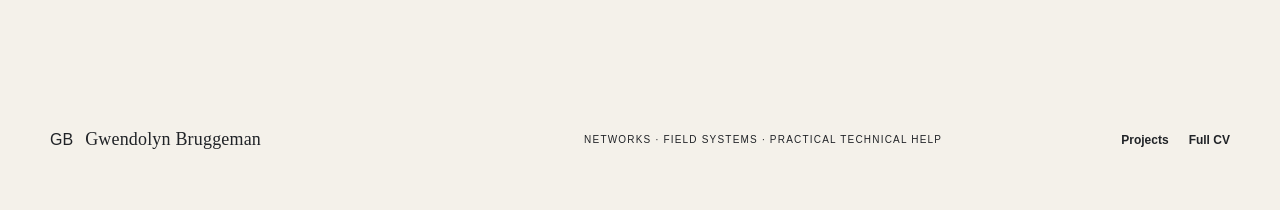
<file: resume/index.html>
<!doctype html>
<html lang="en">
  <head>
    <meta charset="utf-8">
    <meta name="viewport" content="width=device-width, initial-scale=1">
    <title>Résumé | Gwendolyn Bruggeman</title>
    <meta name="description" content="Résumé of Gwendolyn Bruggeman, network technician and electrical engineering graduate student.">
    <link rel="canonical" href="https://gwenbruggeman.com/resume/">
    <link rel="icon" href="../assets/favicon.svg">
    <link rel="stylesheet" href="../assets/style.css">
    <meta property="og:title" content="Résumé | Gwendolyn Bruggeman">
    <meta property="og:image" content="https://gwenbruggeman.com/assets/og.png">
  
  </head>
  <body>
    <main>
      <header class="site-header">
        <a class="wordmark" href="../">
          <span>GB</span>
          <strong>Gwendolyn Bruggeman</strong>
        </a>
        <nav>
          <a href="../">Home</a>
          <a href="../portfolio/">Projects</a>
          <a href="../cv/">Full CV</a>
        </nav>
        <a class="button button-small" href="mailto:gwenbruggeman@gmail.com">
          Email me <span>↗</span>
        </a>
      </header>
      
      <section class="resume-page shell">
        <div class="resume-title">
          <div>
            <p class="eyebrow">RÉSUMÉ</p>
            <h1>Gwendolyn<br>Bruggeman</h1>
            <p class="resume-role">
              Network Technician · Field Systems · EE Graduate Student
            </p>
          </div>
          
          <div class="resume-actions">
            <a class="button dark" href="https://drive.google.com/file/d/1PhiDHSUoxgNfGxkMwzaNH-T-z_niQ8UP/view?usp=sharing">
              Download PDF <span>↗</span>
            </a>
            <a href="mailto:gwenbruggeman@gmail.com">
              gwenbruggeman@gmail.com
            </a>
            <a href="https://www.linkedin.com/in/gwenbruggeman/">
              LinkedIn ↗</a>
          </div>
        </div>
        
        <div class="resume-grid">
          <aside>
            <section>
              <h2>
                Core skills
              </h2>
              <ul>
                <li>
                  Siklu 8010 / 2500 / 1200 / 700 / 600
                </li>
                <li>
                  Ubiquiti AF-11 / AF-60 and outdoor APs
                </li>
                <li>
                  Milestone / Husky NVRs
                </li>
                <li>
                  Hikvision and Axis cameras
                </li>
                <li>
                  PoE budgets and weatherproof field power
                </li>
                <li>
                  Rack cleanup, labeling, and re-termination
                </li>
                <li>
                  Site documentation, checklists, and diagrams
                </li>
                <li>
                  Python, Raspberry Pi, and practical automation
                </li>
              </ul>
            </section>
            
            <section>
              <h2>
                Credentials
              </h2>
              <p>
                Milestone MCDE · MCIT · MCIE
                <br>
                TWIC · OSHA 10
                <br>
                MEWP Scissor/Boom 3A &amp; 3B
                <br>
                California BSIS Guard Card
                <br>
                Valid California driver&apos;s license
              </p>
            </section>
            
            <section>
              <h2>
                Education
              </h2>
              <p>
                <b>
                  M.S. Electrical Engineering
                </b>
                <br>
                San Diego State University
                <br>
                <i>
                  In progress
                </i>
              </p>
              <p>
                <b>
                  B.S. Computer Science
                </b>
                <br>
                Math minor · Whitworth University
              </p>
            </section>
          </aside>
          
          <div class="resume-main">
            <p class="resume-summary">
              Hands-on networking and clean installs. I align radios, keep cameras online, build field power systems, and leave racks labeled and serviceable. Open to network and field-technology roles.
            </p>
            <section>
              <h2>
                Experience
              </h2>
              <article>
                <div>
                  <h3>
                    DataGear
                  </h3>
                  <span>
                    Network Technician
                  </span>
                </div>
                <time>
                  2023—Present
                </time>
                <ul>
                  <li>
                    Deploy and maintain wireless backhaul, outdoor APs, camera/NVR systems, hardened power, and supporting infrastructure for port and municipal customers.
                  </li>
                  <li>
                    Build and maintain Siklu and Ubiquiti microwave/mmWave links, including alignment, PoE budgets, troubleshooting, and path documentation.
                  </li>
                  <li>
                    Delivered public Wi-Fi at parks and beaches using outdoor APs, wireless backhaul, and weatherproof power.
                  </li>
                  <li>
                    Built six off-grid surveillance sites with solar, battery, NEMA, DC-to-PoE, and wind-assist systems.
                  </li>
                  <li>
                    Created repeatable diagrams, labeling maps, serial logs, and field checklists.
                  </li>
                </ul>
              </article>
              
              <article>
                <div>
                  <h3>
                    ServiceMax
                  </h3>
                  <span>
                    Technical Writer
                  </span>
                </div>
                <time>
                  2019—2021
                </time>
                <ul>
                  <li>
                    Wrote and edited internal technical documents and checklists while enforcing formatting standards.
                  </li>
                  <li>
                    Built a lightweight web scraper to retrieve legacy assets for documentation.
                  </li>
                </ul>
              </article>
              
              <article>
                <div>
                  <h3>
                    Valley Christian Schools
                  </h3>
                  <span>
                    IT Technician
                  </span>
                </div>
                <time>
                  2015—2017
                </time>
                <ul>
                  <li>
                    Managed A/V and device inventory and processed updates for more than 1,000 laptops and tablets.
                  </li>
                  <li>
                    Installed classroom technology and provided frontline staff support.
                  </li>
                </ul>
              </article>
            </section>
          </div>
        </div>
      </section>
      
      <footer class="site-footer shell">
        <div class="wordmark">
          <span>GB</span>
          <strong>Gwendolyn Bruggeman</strong>
        </div>
        <p>Networks · Field Systems · Practical Technical Help</p>
        <div>
          <a href="../portfolio/">Projects</a>
          <a href="../cv/">Full CV</a>
        </div>
      </footer>
    </main>
  </body>
</html>
</file>
<file: assets/style.css>
:root {
  --ink: #202327;
  --graphite: #343a3c;
  --paper: #f4f1ea;
  --white: #fffdf8;
  --crimson: #8f3448;
  --silver: #b7bec0;
  --line: rgba(32, 35, 39, .18);
}

/* Base */

@font-face {
  font-family: "Escafil";
  src: url("Escafil.ttf") format("truetype");
  font-style: normal;
  font-weight: 400;
  font-display: swap;
}

* {
  box-sizing: border-box;
}

html {
  scroll-behavior: smooth;
}

body {
  margin: 0;
  background: var(--paper);
  color: var(--ink);
  font-family: Arial, Helvetica, sans-serif;
}

a {
  color: inherit;
  text-decoration: none;
}

.shell {
  width: min(1180px, calc(100% - 48px));
  margin-inline: auto;
}

/* Header and navigation */

.site-header {
  min-height: 84px;
  display: flex;
  align-items: center;
  padding: 0 max(24px, calc((100vw - 1180px)/2));
  gap: 34px;
  border-bottom: 1px solid var(--line);
  background: rgba(244, 241, 234, .94);
  position: relative;
  z-index: 10;
}

.wordmark {
  display: flex;
  align-items: center;
  gap: 12px;
  white-space: nowrap;
  margin-right: auto;
}

.wordmark strong {
  font-family: Georgia, "Times New Roman", serif;
  font-size: 18px;
  font-weight: 400;
  letter-spacing: .01em;
}

.site-header nav {
  display: flex;
  gap: 27px;
}

.site-header nav a {
  font-size: 13px;
  font-weight: 700;
}

.site-header nav a:hover, .site-footer a:hover {
  color: var(--crimson);
}

.button {
  min-height: 52px;
  display: inline-flex;
  align-items: center;
  justify-content: space-between;
  gap: 28px;
  padding: 0 20px;
  background: var(--crimson);
  color: var(--white);
  font-size: 13px;
  font-weight: 800;
  letter-spacing: .02em;
  border: 1px solid var(--crimson);
  transition: background .18s, border-color .18s, color .18s;
}

.button:hover {
  background: var(--ink);
  border-color: var(--ink);
  color: var(--white);
}

.button-small {
  min-height: 42px;
  padding-inline: 17px;
  gap: 18px;
}

.button.dark {
  background: var(--ink);
  color: #fff;
  border-color: var(--ink);
}

.text-link {
  display: inline-flex;
  gap: 10px;
  align-items: center;
  padding: 12px 0 7px;
  border-bottom: 1px solid currentColor;
  font-size: 13px;
  font-weight: 800;
}

/* Homepage hero */

.hero {
  padding-top: 74px;
  min-height: 690px;
  position: relative;
  overflow: hidden;
}

.hero-kicker {
  display: flex;
  align-items: center;
  gap: 10px;
  padding-left: 14px;
  border-left: 2px solid var(--crimson);
  font-size: 11px;
  letter-spacing: .12em;
  font-weight: 800;
  text-transform: uppercase;
}

.hero h1 {
  font-family: Georgia, 'Times New Roman', serif;
  font-weight: 400;
  font-size: clamp(64px, 9.1vw, 132px);
  letter-spacing: -.065em;
  line-height: .84;
  margin: 62px 0 55px;
  max-width: 1050px;
}

.hero h1 em {
  color: var(--crimson);
  font-weight: 400;
}

.hero-bottom {
  display: flex;
  align-items: flex-end;
  justify-content: space-between;
  gap: 60px;
  padding-left: 32%;
}

.hero-bottom > p {
  font-family: Georgia, serif;
  max-width: 610px;
  font-size: 19px;
  line-height: 1.6;
  margin: 0;
}

.hero-actions {
  display: flex;
  align-items: center;
  gap: 28px;
  flex: 0 0 auto;
}

/* Expertise strip and selected work */

.proof-strip {
  background: var(--ink);
  color: #fff;
  display: grid;
  grid-template-columns: repeat(5, 1fr);
  padding: 24px max(24px, calc((100vw - 1180px)/2));
}

.proof-strip div {
  display: flex;
  align-items: center;
  gap: 13px;
  padding: 8px 20px;
  border-right: 1px solid rgba(255, 255, 255, .16);
}

.proof-strip div:first-child {
  padding-left: 0;
}

.proof-strip div:last-child {
  border: 0;
}

.proof-strip b {
  color: var(--silver);
  font-family: Arial, Helvetica, sans-serif;
  font-size: 11px;
  letter-spacing: .12em;
}

.proof-strip span {
  font-size: 10px;
  line-height: 1.35;
  letter-spacing: .08em;
  text-transform: uppercase;
  font-weight: 700;
}

.section {
  padding-top: 130px;
  padding-bottom: 130px;
  display: grid;
  grid-template-columns: 34% 1fr;
  gap: 76px;
}

.eyebrow {
  font-size: 10px!important;
  font-family: Arial, sans-serif!important;
  letter-spacing: .18em;
  font-weight: 900;
  margin: 0 0 28px;
}

.section-intro h2 {
  font-family: Georgia, serif;
  font-size: clamp(40px, 4.4vw, 64px);
  line-height: 1.02;
  letter-spacing: -.045em;
  font-weight: 400;
  margin: 0 0 28px;
}

.section-intro .lede {
  font-family: Georgia, serif;
  font-size: 17px;
  line-height: 1.65;
  max-width: 350px;
}

.project-list {
  border-top: 1px solid var(--ink);
}

.project-row {
  display: grid;
  grid-template-columns: 52px 1.05fr 1fr;
  gap: 26px;
  padding: 34px 0;
  border-bottom: 1px solid var(--line);
}

.project-number {
  font-family: Georgia, serif;
  color: var(--crimson);
  font-style: italic;
}

.project-tag {
  color: #5f696d;
  font-size: 9px!important;
  font-weight: 900;
  letter-spacing: .15em;
  margin: 0 0 11px;
}

.project-row h3 {
  margin: 0;
  font-family: Georgia, serif;
  font-size: 25px;
  font-weight: 400;
  line-height: 1.16;
}

.project-row > p {
  font-size: 13px;
  line-height: 1.65;
  margin: 0;
  color: #51595d;
}

.all-projects {
  display: flex;
  justify-content: space-between;
  background: var(--crimson);
  color: var(--white);
  padding: 22px 25px;
  font-weight: 800;
  font-size: 13px;
}

/* Services */

.services-section {
  background: var(--graphite);
  color: #fff;
  padding: 130px 0 70px;
}

.services-section > .shell {
  display: grid;
  grid-template-columns: 30% 1fr;
  gap: 90px;
}

.section-intro.light .lede {
  color: #d8dcdd;
}

.service-grid {
  display: grid;
  grid-template-columns: 1fr 1fr;
  border-top: 1px solid rgba(255, 255, 255, .4);
}

.service-grid article {
  min-height: 250px;
  padding: 36px 34px 26px 0;
  border-bottom: 1px solid rgba(255, 255, 255, .22);
}

.service-grid article:nth-child(odd) {
  border-right: 1px solid rgba(255, 255, 255, .22);
}

.service-grid article:nth-child(even) {
  padding-left: 34px;
}

.service-grid h3 {
  font-family: Georgia, serif;
  font-weight: 400;
  font-size: 25px;
  line-height: 1.2;
  margin: 0 0 14px;
}

.service-grid p {
  color: #d8dcdd;
  line-height: 1.65;
  font-size: 13px;
  min-height: 66px;
}

.service-grid a {
  color: var(--silver);
  font-size: 12px;
  font-weight: 800;
  border-bottom: 1px solid currentColor;
  padding-bottom: 4px;
}

.books-card {
  background: rgba(183, 190, 192, .08);
}

.books-card h3 {
  font-family: "Escafil", Georgia, serif;
  font-size: 20px;
  font-weight: 400;
  letter-spacing: .01em;
}

.scope-note {
  grid-column: 2;
  color: var(--silver);
  font-size: 10px;
  line-height: 1.5;
  margin: 20px 0 0;
}

/* About, contact, and footer */

.about-section {
  padding-top: 130px;
  padding-bottom: 130px;
  display: block;
  max-width: 900px;
}

.about-copy {
  max-width: 720px;
}

.about-copy h2 {
  font: 400 clamp(38px, 4vw, 57px)/1.08 Georgia, serif;
  letter-spacing: -.04em;
  margin: 0 0 30px;
}

.about-copy > p:not(.eyebrow) {
  font: 16px/1.75 Georgia, serif;
  max-width: 720px;
}

.about-links {
  display: flex;
  align-items: center;
  gap: 28px;
  margin-top: 35px;
}

.contact-section {
  background: var(--crimson);
  color: var(--white);
  padding: 105px 0;
  border-top: 1px solid var(--ink);
}

.contact-inner h2 {
  font: 400 clamp(58px, 8vw, 110px)/.9 Georgia, serif;
  letter-spacing: -.06em;
  margin: 0 0 48px;
}

.contact-email {
  font: 400 clamp(20px, 3vw, 36px) Georgia, serif;
  border-bottom: 1px solid currentColor;
  padding-bottom: 8px;
  display: flex;
  justify-content: space-between;
}

.site-footer {
  min-height: 140px;
  display: flex;
  align-items: center;
  gap: 35px;
}

.site-footer > p {
  margin: 0 auto;
  font-size: 10px;
  text-transform: uppercase;
  letter-spacing: .12em;
}

.site-footer > div:last-child {
  display: flex;
  gap: 20px;
  font-size: 12px;
  font-weight: 700;
}

/* Shared interior-page hero */

.page-hero {
  padding: 100px 0 110px;
  border-bottom: 1px solid var(--ink);
}

.page-hero h1 {
  font: 400 clamp(62px, 8.5vw, 118px)/.88 Georgia, serif;
  letter-spacing: -.06em;
  margin: 0 0 42px;
}

.page-hero h1 em {
  color: var(--crimson);
  font-weight: 400;
}

.page-hero > p:last-child {
  font: 18px/1.65 Georgia, serif;
  max-width: 700px;
  margin-left: 34%;
}

.page-hero.compact h1 {
  font-size: clamp(58px, 7.5vw, 100px);
}

/* Project portfolio */

.portfolio-list {
  padding: 45px 0 120px;
}

.case-study {
  padding: 65px 0;
  border-bottom: 1px solid var(--line);
}

.case-head {
  display: grid;
  grid-template-columns: 70px 1fr;
  margin-bottom: 43px;
}

.case-head > span {
  font: italic 19px Georgia, serif;
  color: var(--crimson);
}

.case-head h2 {
  font: 400 clamp(34px, 4vw, 54px)/1 Georgia, serif;
  letter-spacing: -.04em;
  margin: 0 0 12px;
}

.case-head small {
  font-size: 11px;
  letter-spacing: .08em;
  color: #626b6f;
  text-transform: uppercase;
}

.case-body {
  display: grid;
  grid-template-columns: repeat(3, 1fr);
  gap: 50px;
  margin-left: 70px;
}

.case-body b {
  font-size: 9px;
  letter-spacing: .17em;
}

.case-body p {
  font: 15px/1.65 Georgia, serif;
  color: #4f585c;
}

.case-stack {
  margin: 30px 0 0 70px;
  padding-top: 18px;
  border-top: 1px solid var(--line);
  font-size: 10px;
  letter-spacing: .1em;
  text-transform: uppercase;
  color: #5f696d;
}

/* Résumé */

.resume-page {
  padding: 90px 0 120px;
}

.resume-title {
  display: grid;
  grid-template-columns: 1fr auto;
  gap: 60px;
  padding-bottom: 65px;
  border-bottom: 3px solid var(--ink);
}

.resume-title h1 {
  font: 400 clamp(65px, 8vw, 108px)/.82 Georgia, serif;
  letter-spacing: -.07em;
  margin: 0;
}

.resume-role {
  font-size: 12px;
  font-weight: 900;
  letter-spacing: .1em;
  text-transform: uppercase;
  margin-top: 35px;
}

.resume-actions {
  display: flex;
  flex-direction: column;
  align-items: flex-end;
  justify-content: flex-end;
  gap: 14px;
  font-size: 12px;
  font-weight: 700;
}

.resume-grid {
  display: grid;
  grid-template-columns: 30% 1fr;
  gap: 80px;
  padding-top: 60px;
}

.resume-grid aside {
  border-right: 1px solid var(--line);
  padding-right: 45px;
}

.resume-grid aside section {
  margin-bottom: 50px;
}

.resume-grid h2 {
  font-size: 10px;
  letter-spacing: .17em;
  text-transform: uppercase;
  margin: 0 0 22px;
}

.resume-grid aside ul {
  list-style: none;
  padding: 0;
}

.resume-grid aside li, .resume-grid aside p {
  font: 14px/1.6 Georgia, serif;
  margin-bottom: 9px;
}

.resume-grid aside li:before {
  content: '—';
  color: var(--crimson);
  margin-right: 8px;
}

.resume-grid aside i {
  color: #626b6f;
}

.resume-summary {
  font: 22px/1.6 Georgia, serif;
  margin: 0 0 55px;
}

.resume-main article {
  display: grid;
  grid-template-columns: 1fr auto;
  gap: 20px;
  padding: 34px 0;
  border-top: 1px solid var(--line);
}

.resume-main article h3 {
  font: 400 29px Georgia, serif;
  margin: 0 0 5px;
}

.resume-main article span {
  font-size: 11px;
  font-weight: 800;
  letter-spacing: .08em;
  text-transform: uppercase;
  color: #59666b;
}

.resume-main article time {
  font: italic 14px Georgia, serif;
  color: #5f696d;
}

.resume-main article ul {
  grid-column: 1/-1;
  margin: 0;
  padding-left: 18px;
}

.resume-main article li {
  font: 15px/1.62 Georgia, serif;
  margin: 7px 0;
}

/* Full CV */

.cv-layout {
  display: grid;
  grid-template-columns: 25% 1fr;
  gap: 80px;
  padding: 90px 0 130px;
}

.cv-layout aside {
  border-right: 1px solid var(--line);
  padding-right: 40px;
}

.cv-layout aside > div {
  margin-bottom: 50px;
}

.cv-layout aside a {
  display: block;
  font-size: 12px;
  font-weight: 700;
  margin-bottom: 12px;
  overflow-wrap: anywhere;
}

.cv-layout aside p:not(.eyebrow) {
  font: 14px/1.7 Georgia, serif;
}

.cv-heading {
  display: flex;
  justify-content: space-between;
}

.cv-heading a {
  font-size: 12px;
  font-weight: 800;
}

.cv-item {
  display: grid;
  grid-template-columns: 42px 1fr auto;
  gap: 24px;
  padding: 34px 0;
  border-top: 1px solid var(--line);
}

.cv-item > span {
  font: italic 13px Georgia, serif;
  color: var(--crimson);
}

.cv-item h2 {
  font: 400 28px Georgia, serif;
  margin: 0 0 6px;
}

.cv-item h3 {
  font-size: 10px;
  letter-spacing: .12em;
  text-transform: uppercase;
  margin: 0 0 15px;
  color: #59666b;
}

.cv-item p {
  font: 14px/1.65 Georgia, serif;
  margin: 0;
  max-width: 620px;
}

.cv-item time {
  font: italic 13px Georgia, serif;
  color: #5f696d;
}

.cv-extra {
  background: var(--silver);
  padding: 38px;
  margin-top: 45px;
}

.cv-extra p:not(.eyebrow) {
  font: 15px/1.65 Georgia, serif;
}

/* Responsive layout */

@media (max-width: 900px) {
  .site-header nav {
    display: none;
  }
  .hero {
    min-height: auto;
    padding-bottom: 90px;
  }
  .hero-bottom {
    padding-left: 0;
    align-items: flex-start;
    flex-direction: column;
  }
  .proof-strip {
    grid-template-columns: 1fr 1fr;
  }
  .proof-strip div {
    border-bottom: 1px solid rgba(255, 255, 255, .16);
  }
  .section, .services-section > .shell {
    grid-template-columns: 1fr;
    gap: 60px;
  }
  .scope-note {
    grid-column: 1;
  }
  .section-intro .lede {
    max-width: 600px;
  }
  .page-hero > p:last-child {
    margin-left: 0;
  }
  .resume-grid, .cv-layout {
    grid-template-columns: 1fr;
    gap: 50px;
  }
  .resume-grid aside, .cv-layout aside {
    border-right: 0;
    border-bottom: 1px solid var(--line);
    padding-right: 0;
    display: grid;
    grid-template-columns: repeat(2, 1fr);
    gap: 25px;
  }
  .case-body {
    grid-template-columns: 1fr;
    margin-left: 70px;
    gap: 18px;
  }
}

@media (max-width: 620px) {
  body {
    overflow-x: hidden;
  }
  .shell {
    width: calc(100% - 40px);
  }
  .site-header {
    min-height: 68px;
    padding: 18px 20px;
    gap: 14px;
  }
  .site-header .button-small {
    display: none;
  }
  .wordmark strong {
    font-size: 16px;
    line-height: 1.2;
  }
  .hero {
    min-height: auto;
    padding-top: 48px;
    padding-bottom: 64px;
    overflow: visible;
  }
  .hero-kicker {
    max-width: 290px;
    margin-bottom: 32px;
    font-size: 9px;
    line-height: 1.5;
  }
  .hero h1 {
    max-width: 100%;
    margin: 0 0 38px;
    font-size: clamp(38px, 12vw, 50px);
    line-height: 1;
    letter-spacing: -.05em;
  }
  .hero-bottom {
    gap: 30px;
  }
  .hero-bottom > p {
    font-size: 18px;
    line-height: 1.55;
  }
  .hero-actions {
    align-items: stretch;
    flex-direction: column;
    width: 100%;
    gap: 18px;
  }
  .hero-actions .button, .hero-actions .text-link {
    width: 100%;
  }
  .proof-strip {
    grid-template-columns: 1fr;
  }
  .proof-strip div {
    padding: 12px 0;
    border-right: 0;
  }
  .section, .services-section, .about-section {
    padding-top: 72px;
    padding-bottom: 72px;
  }
  .section-intro h2, .about-copy h2 {
    font-size: clamp(38px, 11vw, 48px);
    line-height: 1.05;
  }
  .section-intro .lede {
    font-size: 16px;
  }
  .project-row {
    grid-template-columns: 30px 1fr;
    gap: 18px;
    padding: 28px 0;
  }
  .project-row > p {
    grid-column: 2;
  }
  .service-grid {
    grid-template-columns: 1fr;
  }
  .service-grid article {
    min-height: auto;
    padding: 32px 0;
  }
  .service-grid article:nth-child(odd) {
    border-right: 0;
  }
  .service-grid article:nth-child(even) {
    padding-left: 0;
  }
  .contact-section {
    padding: 72px 0;
  }
  .contact-inner h2 {
    margin-bottom: 38px;
    font-size: clamp(50px, 15vw, 68px);
    line-height: .95;
  }
  .contact-email {
    gap: 20px;
    font-size: 20px;
    line-height: 1.35;
    overflow-wrap: anywhere;
  }
  .site-footer {
    flex-direction: column;
    justify-content: center;
    padding-block: 40px;
  }
  .site-footer > p {
    margin: 0;
    text-align: center;
  }
  .site-footer > div:last-child {
    flex-wrap: wrap;
    justify-content: center;
  }
  .page-hero {
    padding: 70px 0;
  }
  .page-hero h1 {
    font-size: 53px;
  }
  .case-head {
    grid-template-columns: 38px 1fr;
  }
  .case-body, .case-stack {
    margin-left: 38px;
  }
  .resume-title {
    grid-template-columns: 1fr;
  }
  .resume-title h1 {
    font-size: 61px;
  }
  .resume-actions {
    align-items: flex-start;
  }
  .resume-grid aside, .cv-layout aside {
    grid-template-columns: 1fr;
  }
  .cv-item {
    grid-template-columns: 30px 1fr;
  }
  .cv-item time {
    grid-column: 2;
  }
  .cv-heading {
    display: block;
  }
  .cv-heading a {
    display: block;
    margin-bottom: 25px;
  }
}

@media (max-width: 390px) {
  .site-header {
    padding-inline: 16px;
  }
  .wordmark strong {
    font-size: 15px;
  }
}

@media (prefers-reduced-motion: reduce) {
  html {
    scroll-behavior: auto;
  }
  .button {
    transition: none;
  }
}

/* Photography layout */
.photo-gallery {
  padding-block: 32px 100px;
}

.photo-grid {
  columns: 3;
  column-gap: 20px;
}

.photo-grid a {
  display: block;
  margin-bottom: 20px;
  break-inside: avoid;
}

.photo-grid img {
  display: block;
  width: 100%;
  height: auto;
}

@media (max-width: 800px) {
  .photo-grid {
    columns: 2;
  }
}

@media (max-width: 520px) {
  .photo-gallery {
    padding-block: 20px 60px;
  }
  .photo-grid {
    columns: 1;
  }
}
</file>
